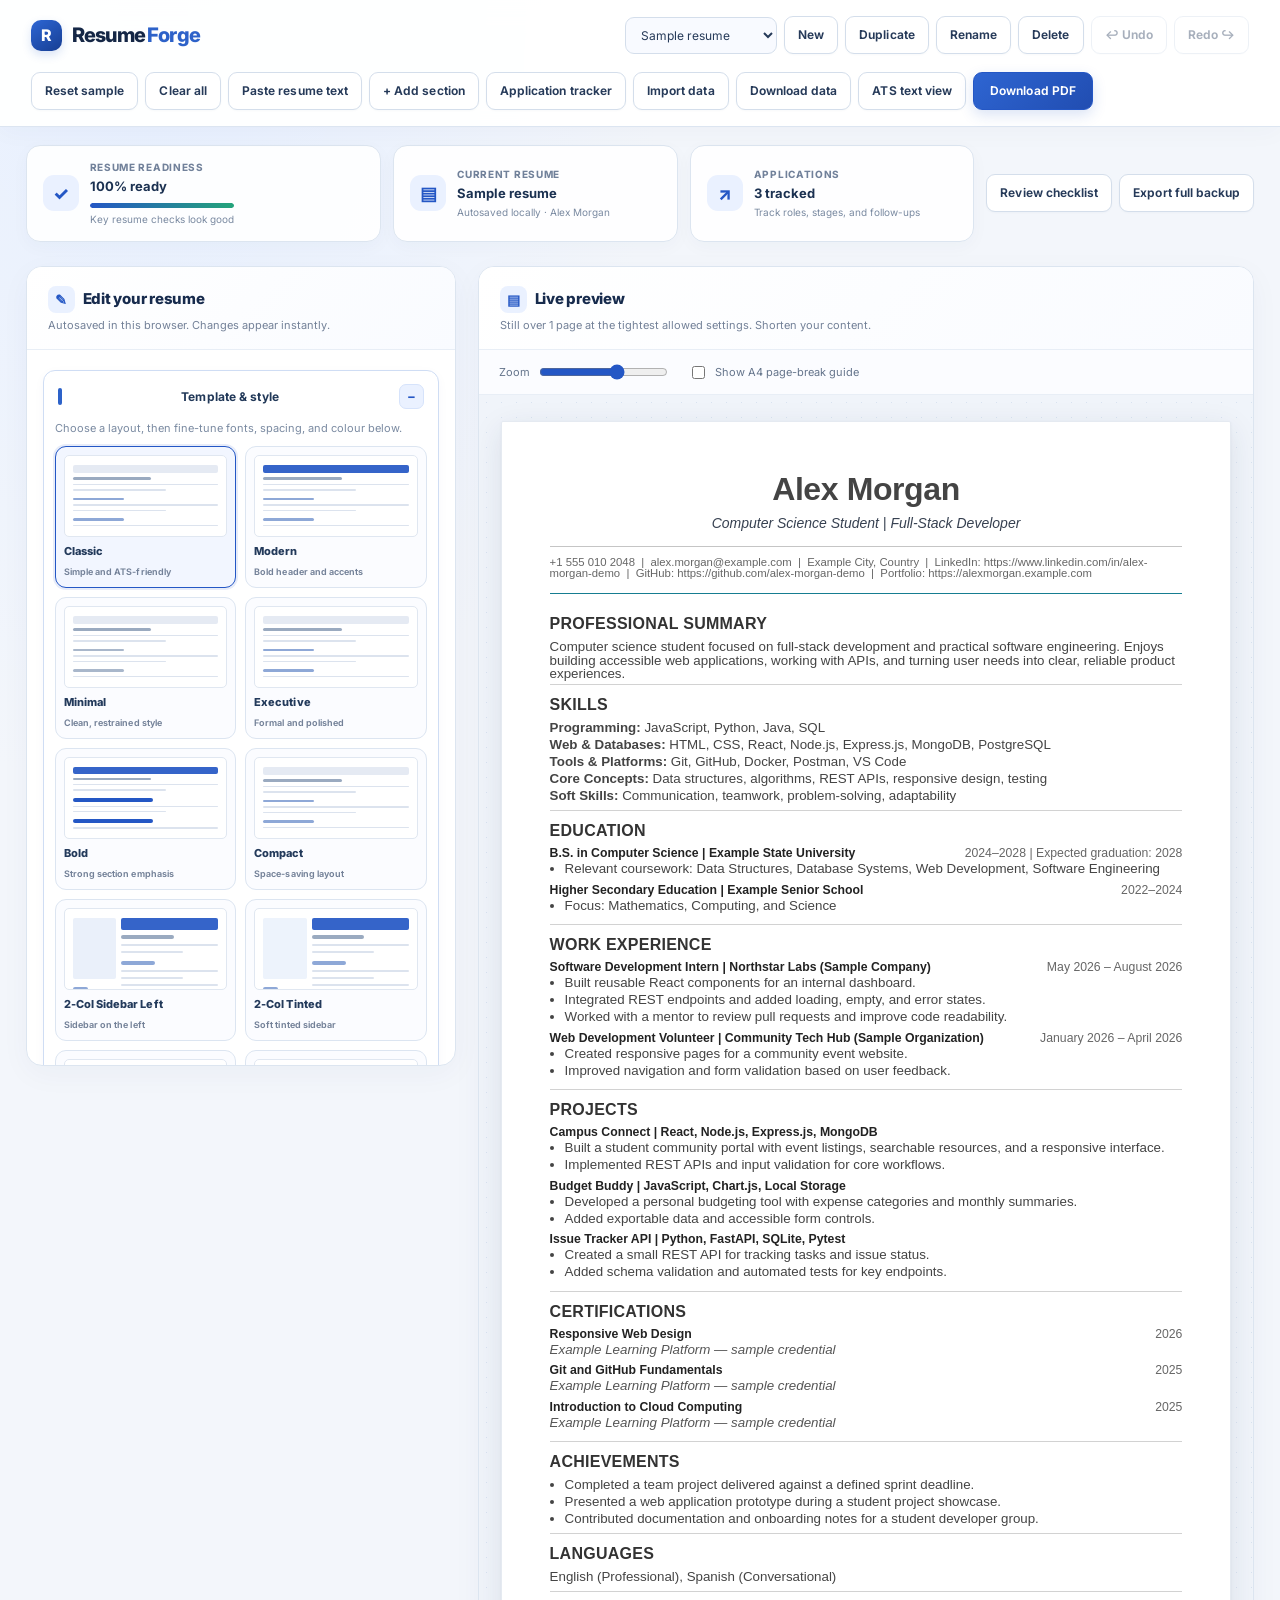
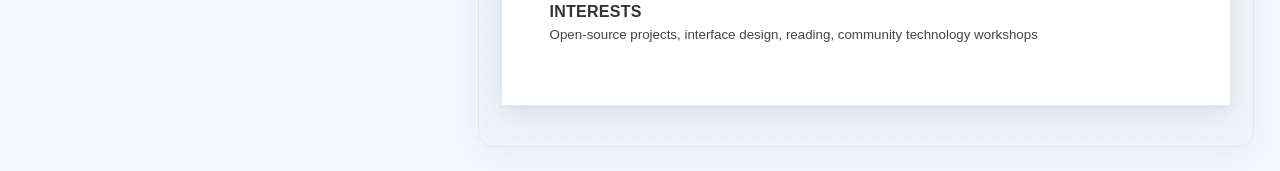
<file: app.html>
<!doctype html>

<html lang="en">

<head>

<meta charset="utf-8"><meta name="viewport" content="width=device-width, initial-scale=1">

<title>ResumeForge — Resume Maker</title>

<link href="https://fonts.googleapis.com/css2?family=Inter:wght@400;700&family=Roboto:wght@400;700&family=EB+Garamond:wght@400;700&display=swap" rel="stylesheet">

<style>

:root{--ink:#333;--line:#d7dce0;--accent:#167d91;--bg:#eef1f4}

*{box-sizing:border-box}body{margin:0;background:var(--bg);color:var(--ink);font:14px/1.45 Arial,Helvetica,sans-serif}

button,select{font:inherit}button{border:1px solid #cbd2d8;background:#fff;border-radius:7px;padding:8px 12px;cursor:pointer;font-weight:600;color:#263746}button:hover{background:#f4f7f9}button:focus-visible,input:focus-visible,select:focus-visible,textarea:focus-visible,summary:focus-visible{outline:2px solid var(--accent);outline-offset:2px}

button.primary{background:var(--accent);border-color:var(--accent);color:#fff}button.mini{padding:3px 8px;font-size:12px}button.add{width:100%;border-style:dashed;margin:4px 0 12px}

.topbar{background:#fff;border-bottom:1px solid var(--line);padding:12px 22px;display:flex;gap:12px;align-items:center;justify-content:space-between;position:sticky;top:0;z-index:5;flex-wrap:wrap}

.brand{font-weight:700}.brand span{color:var(--accent)}.actions{display:flex;gap:8px;flex-wrap:wrap}

.workspace{display:grid;grid-template-columns:minmax(300px,410px) minmax(0,1fr);gap:20px;max-width:1440px;margin:20px auto;padding:0 18px;align-items:start}

.panel{background:#fff;border:1px solid var(--line);border-radius:12px;overflow:hidden}.panelhead{padding:14px 17px;border-bottom:1px solid #e6e9ec}.panelhead h2{font-size:16px;margin:0 0 3px}.panelhead p{font-size:12px;color:#68737d;margin:0}

#editor{padding:8px 12px;max-height:calc(100vh - 150px);overflow:auto}

details.grp{border-bottom:1px solid #e9ecef;padding:6px 0}details.grp>summary{cursor:pointer;font-weight:700;padding:8px 4px;color:#1f3b47;list-style:none;display:flex;justify-content:space-between}details.grp>summary::after{content:"+";color:var(--accent)}details.grp[open]>summary::after{content:"–"}

.field{margin-bottom:11px}.field label{display:block;font-size:12px;font-weight:700;color:#47525c;margin-bottom:4px}.field input,.field textarea,.field select{width:100%;border:1px solid #cfd6dc;border-radius:6px;padding:8px 9px;font:13px Arial}.field textarea{min-height:70px;resize:vertical}

.card{border:1px solid #e1e5e9;border-radius:8px;padding:10px;margin-bottom:10px;background:#fafbfc}.cardhd{display:flex;justify-content:space-between;align-items:center;margin-bottom:8px}.mini{display:inline-flex;gap:4px}

.chips{display:flex;gap:6px;flex-wrap:wrap;margin-bottom:10px}.chip.on{background:var(--accent);color:#fff;border-color:var(--accent)}

.swatch{width:26px;height:26px;border-radius:50%;padding:0;border:2px solid #fff;box-shadow:0 0 0 1px #bbb}

.row{display:flex;gap:6px;align-items:center;margin-bottom:6px}.row input{flex:1;border:1px solid #cfd6dc;border-radius:6px;padding:6px 8px}.row.off input{opacity:.45}

.tips{padding:10px 17px;border-bottom:1px solid #e6e9ec;font-size:12px;display:grid;gap:4px}.tip{padding-left:18px;position:relative}.tip::before{position:absolute;left:0;content:"✓";color:#2a8a4a}.tip.warn::before{content:"!";color:#c0561a;font-weight:700}

.preview-wrap{overflow:auto;padding:14px 0 30px;background:#e4e8ec}



/* ---------- Resume paper ---------- */

.paper{--px:var(--ppx,54px);--py:var(--ppy,45px);width:min(100%,794px);aspect-ratio:210/297;background:#fff;margin:0 auto;box-shadow:0 3px 18px #182b3817;padding:var(--py) var(--px);font-family:var(--ff);font-size:calc(var(--fs)*1pt);line-height:var(--lh,1.38);color:#444}

.hd{text-align:left;border-bottom:1px solid var(--accent);padding-bottom:14px;margin-bottom:18px}

.nm{font-size:calc(var(--ns,22)*1pt);line-height:1.1;margin:0 0 5px;font-weight:700;overflow-wrap:anywhere}.ttl{font-size:1.2em;margin-bottom:12px;color:#666}.ct{font-size:.85em;color:#666;border-top:1px solid #c5c5c5;padding-top:10px;overflow-wrap:anywhere}

.sec{margin-bottom:calc(var(--gap)*1px);padding:calc(var(--sp,4)*1px) 0;break-inside:avoid}.sec h2{font-size:calc(var(--hs,12)*1pt);text-transform:uppercase;letter-spacing:.25px;margin:0 0 8px;font-weight:800;color:#333}

.sec p{margin:0;white-space:pre-line}.job{margin-bottom:calc(var(--ps,7)*1pt);break-inside:avoid}.jh{display:flex;justify-content:space-between;gap:10px;font-size:.92em;color:#666;margin-bottom:3px}.jh b{font-weight:700;color:#222}.jh i{font-style:normal;white-space:nowrap}

.sec ul{padding-left:17px;margin:3px 0 0}.sec li{margin-bottom:calc(var(--ps,7)*.45pt)}.grid{display:grid;grid-template-columns:repeat(var(--cols,3),minmax(0,1fr));gap:4px 15px}

.t-classic .ttl{font-style:italic}

.t-modern .hd,.t-side .hd,.t-band .hd{background:var(--accent);color:#fff;text-align:left;border:0;margin:calc(var(--py)*-1) calc(var(--px)*-1) 20px;padding:30px max(var(--px),20px)}

.t-modern .ttl,.t-side .ttl,.t-band .ttl{color:#e9f5f7}.t-modern .ct,.t-side .ct,.t-band .ct{color:#fff;border-color:#ffffff66}

.t-modern .sec h2,.t-band .sec h2{color:var(--accent);border-bottom:2px solid var(--accent);padding-bottom:3px}.t-modern .jh b{font-weight:700;color:#222}

.t-minimal .hd{text-align:left;border:0;padding-bottom:4px}.t-minimal .nm{letter-spacing:1.5px}.t-minimal .ct{border:0;padding-top:0}

.t-minimal .sec{border-top:1px solid #ddd;padding-top:10px}.t-minimal .sec h2{color:var(--accent);letter-spacing:2px}.t-minimal .jh b{font-weight:700}

.t-side .body{display:grid;grid-template-columns:31% 1fr;gap:22px}.t-side .side{background:#f2f5f7;padding:14px 14px 2px;border-radius:6px;align-self:start}.t-side .sec h2{color:var(--accent)}.t-side .grid{grid-template-columns:1fr}.t-side .jh{flex-direction:column;gap:0}

.empty{color:#999;font-style:italic}

.t-side .side{padding:16px 16px 6px}.t-side .side .sec{margin-bottom:10px}

.ha-left .hd{text-align:left}.ha-center .hd{text-align:center}

.hc-title .sec h2{text-transform:none;letter-spacing:0}

.dv-none .sec h2{border:0;padding-bottom:0}.dv-line .sec h2{border-bottom:1px solid #bbb;padding-bottom:3px}.dv-accent .sec h2{border-bottom:2px solid var(--accent);padding-bottom:3px}

.topbar select{border:1px solid #cbd2d8;border-radius:7px;padding:8px;background:#fff;max-width:180px}button:disabled{opacity:.4;cursor:default}

.sec{border-bottom:1px solid #d2d2d2}.sec:last-child{border-bottom:0}.t-minimal .sec,.sl-off .sec{border-bottom:0}

.kv{margin-bottom:calc(var(--ps,7)*.45pt)}.kv b{font-weight:700}.row select{flex:1;min-width:0;border:1px solid #cfd6dc;border-radius:6px;padding:6px 8px}.drag{cursor:grab;color:#889;padding:0 4px}.hint{font-size:11px;color:#7a838b;margin:-4px 0 10px}

.cols{display:grid;grid-template-columns:minmax(0,1fr) minmax(0,2fr);gap:0 24px;align-items:start;width:100%}.cols>div,.sec,.job,.jh,.kv{min-width:0;overflow-wrap:anywhere;word-break:normal}.sec p,.sec li,.kv,.job{overflow-wrap:anywhere}.sec ul{padding-left:15px}.cols .side .sec h2{overflow-wrap:anywhere}.cols .main .sec{break-inside:auto}.cols .main .job{break-inside:avoid}.cols .side{order:-1}.main,.side{display:flex;flex-direction:column}.side .kv b{display:block}.side .kv{margin-bottom:6px}.sub{font-style:italic;color:#555}.sublab{display:block;font-size:12px;font-weight:700;margin:8px 0 4px;color:#47525c}.cols>div{min-width:0}.cols:has(.side:empty){grid-template-columns:1fr}.side:empty{display:none}

.top .sec:last-child{border-bottom:1px solid #d2d2d2}.sl-off .top .sec:last-child{border-bottom:0}

.t-tint .side{background:#f2f5f7;background:color-mix(in srgb,var(--accent) 9%,#fff);padding:12px 14px 2px;border-radius:4px}.t-tint .sec h2{color:var(--accent)}

.cols .side .jh{flex-direction:column;gap:0}.cols .side .jh i{white-space:normal}

@media(max-width:700px){.cols,.cols:has(.side:empty){grid-template-columns:1fr;gap:0}.cols .side{order:0}.cols .side .jh{flex-direction:row;flex-wrap:wrap}}



@media(max-width:900px){.workspace{grid-template-columns:1fr}#editor{max-height:none}.paper{--px:24px;--py:30px;aspect-ratio:auto}.topbar{position:static}.preview-wrap{padding:0}}

@media(max-width:600px){.t-side .body{grid-template-columns:1fr}.grid{grid-template-columns:repeat(2,1fr)}}

@media print{@page{size:A4;margin:12mm}*{-webkit-print-color-adjust:exact;print-color-adjust:exact}body{background:#fff}.topbar,.editor-panel,.panelhead,.tips{display:none!important}.workspace{display:block;margin:0;padding:0;max-width:none}.panel{border:0;border-radius:0}.preview-wrap{padding:0;overflow:visible;background:#fff}.paper{--px:0px;--py:0px;width:100%;aspect-ratio:auto;margin:0;box-shadow:none}}



/* ===== More layouts ===== */

.t-executive .hd{border-bottom:3px double var(--accent)}.t-executive .nm{letter-spacing:2px;text-transform:uppercase}.t-executive .ct{border:0;padding-top:4px}

.t-executive:not(.ha-left):not(.ha-center) .hd{text-align:center}.t-executive .sec h2{border-bottom:1px solid #999;padding-bottom:2px}

.t-bold .nm{color:var(--accent)}.t-bold .hd{border-bottom:4px solid var(--accent)}

.t-bold .sec h2{background:#eef4f5;background:color-mix(in srgb,var(--accent) 12%,#fff);border-left:4px solid var(--accent);padding:3px 8px}

.t-compact .hd{padding-bottom:6px;margin-bottom:8px}.t-compact .ttl{margin-bottom:4px}.t-compact .ct{padding-top:4px}.t-compact .sec{padding:2px 0}.t-compact .sec h2{margin-bottom:3px}.t-compact .job{margin-bottom:calc(var(--ps,7)*.6pt)}

.t-duo .hd{border-bottom:3px solid var(--accent)}.t-duo .side .sec h2{color:var(--accent);border-bottom:2px solid var(--accent);padding-bottom:2px}

/* ===== Style options ===== */

.bul-square .sec li{list-style-type:square}.bul-dash .sec li{list-style-type:"– "}.bul-none .sec ul{list-style:none;padding-left:0}.nc-up .nm{text-transform:uppercase}

/* ===== Tools ===== */

.muted{font-size:12px;color:#7a838b}.viewbar{display:flex;gap:18px;align-items:center;flex-wrap:wrap;padding:8px 17px;border-bottom:1px solid #e6e9ec;font-size:12px}.viewbar input[type=range]{vertical-align:middle}

.tips{padding:6px 4px;font-size:12px;display:grid;gap:4px}.tip{padding-left:18px;position:relative}.tip::before{position:absolute;left:0;content:"✓";color:#2a8a4a}.tip.warn::before{content:"!";color:#c0561a;font-weight:700}

.kw{font-size:11px;padding:2px 8px;border-radius:10px}.kwh{background:#e3f4e8;color:#1d6b3a}.kwm{background:#fbe6e0;color:#a2391c}

dialog{border:1px solid #cbd2d8;border-radius:10px;width:min(680px,92vw);padding:16px}dialog pre{white-space:pre-wrap;max-height:60vh;overflow:auto;background:#f6f8fa;padding:12px;border-radius:6px;font:12px/1.5 Consolas,monospace}dialog .actions{margin-top:10px}

@media print{.viewbar,dialog{display:none!important}.paper{zoom:1!important;background-image:none!important}}


/* ===== Professional Resume Header & Contact Alignment ===== */

.hid {
  width: 100%;
  min-width: 0;
  text-align: center;
  margin: 0 auto 12px;
  overflow-wrap: anywhere;
}

.hid .nm {
  font-size: 24pt;
  font-weight: 750;
  line-height: 1.2;
  letter-spacing: -0.4px;
  margin: 0 0 5px;
  text-align: center;
}

.hid .ttl {
  font-size: 10.5pt;
  font-weight: 500;
  line-height: 1.45;
  margin: 0 0 9px;
  text-align: center;
  color: #374151;
}

.hid .ct {
  display: flex;
  flex-wrap: wrap;
  justify-content: center;
  align-items: center;
  gap: 5px 10px;
  width: 100%;
  margin: 0 auto;
  padding: 8px 0 10px;
  border-bottom: 1.5px solid var(--accent, #2563eb);
  text-align: center;
  line-height: 1.5;
  font-size: 8.5pt;
}

.hid .ci {
  display: inline-block;
  min-width: 0;
  max-width: 100%;
  overflow-wrap: anywhere;
  word-break: normal;
  white-space: normal;
  color: #374151;
}

.hid .ci a {
  color: inherit;
  text-decoration: none;
  overflow-wrap: anywhere;
}

.hid .ci a:hover {
  color: var(--accent, #2563eb);
  text-decoration: underline;
}
/* ===== Center-Aligned Contact Section ===== */

.hid .ct {
  display: flex !important;
  flex-direction: row;
  flex-wrap: wrap;
  justify-content: center !important;
  align-items: center !important;
  text-align: center !important;
  width: 100%;
  gap: 6px 12px;
  margin: 10px auto 0;
  padding: 8px 0;
  line-height: 1.6;
  box-sizing: border-box;
}

.hid .ci {
  display: inline-flex;
  align-items: center;
  justify-content: center;
  text-align: center !important;
  white-space: normal !important;
  overflow-wrap: anywhere;
  min-width: 0;
  max-width: 100%;
}

.hid .ci a {
  text-align: center;
  overflow-wrap: anywhere;
  word-break: break-word;
}

/* Override right alignment in split layouts */
.hl-split .ct {
  justify-content: center !important;
  text-align: center !important;
  grid-column: 1 / -1;
  grid-row: auto;
  width: 100%;
  border: 0;
  padding-top: 8px;
}

/* Mobile alignment */
@media (max-width: 600px) {
  .hid .ct {
    justify-content: center !important;
    gap: 5px 8px;
    padding-inline: 4px;
  }

  .hid .ci {
    white-space: normal !important;
  }
}

/* Consistent PDF alignment */
@media print {
  .hid .ct {
    justify-content: center !important;
    text-align: center !important;
  }
}
/* Contact separators */
.hid .sep {
  color: #9ca3af;
  padding: 0 2px;
}

/* Centered header layout */
.hl-line .hid,
.hl-rows .hid,
.hl-stack .hid {
  text-align: center;
}

.hl-line .ct,
.hl-rows .ct {
  justify-content: center;
}

.hl-stack .ct {
  display: flex;
  flex-direction: column;
  align-items: center;
  gap: 3px;
}

/* Two-column header: name left, contact right */
.hl-split .hid {
  display: grid;
  grid-template-columns: minmax(0, 1fr) minmax(0, 1fr);
  align-items: center;
  gap: 8px 20px;
  text-align: left;
}

.hl-split .nm,
.hl-split .ttl {
  grid-column: 1;
  text-align: left;
}

.hl-split .ct {
  grid-column: 2;
  grid-row: 1 / span 2;
  justify-content: flex-end;
  align-content: center;
  text-align: right;
  border-bottom: 0;
  padding: 0;
}

.hl-split .ci {
  white-space: normal;
}

/* Name and title on the same line */
.hl-inline .hid {
  display: flex;
  flex-wrap: wrap;
  align-items: baseline;
  justify-content: center;
  gap: 4px 12px;
  text-align: center;
}

.hl-inline .nm,
.hl-inline .ttl {
  margin: 0;
}

.hl-inline .ct {
  flex-basis: 100%;
}

/* Responsive preview */
@media screen and (max-width: 600px) {
  .hid .nm {
    font-size: 20pt;
  }

  .hid .ct {
    gap: 5px 8px;
    font-size: 8pt;
  }

  .hl-split .hid {
    display: flex;
    flex-direction: column;
    align-items: center;
    text-align: center;
  }

  .hl-split .nm,
  .hl-split .ttl,
  .hl-split .ct {
    text-align: center;
    justify-content: center;
  }
}

/* Print and PDF */
@media print {
  .hid {
    break-inside: avoid;
    page-break-inside: avoid;
  }

  .hid .ct {
    border-bottom: 1px solid var(--accent, #2563eb);
    print-color-adjust: exact;
    -webkit-print-color-adjust: exact;
  }

  .hid .ci a {
    text-decoration: none;
  }
}

/* ===== ResumeForge UI refresh: polished, accessible, print-safe ===== */
:root{
  --ink:#172b4d;--line:#dbe4ef;--accent:#2457c5;--bg:#f3f6fb;
  --surface:#fff;--muted:#64748b;--navy:#142746;--blue-soft:#edf4ff;
  --focus:rgba(36,87,197,.22);--radius:16px;
}
html{scroll-behavior:smooth}
body{background:radial-gradient(ellipse at 12% 0%,#e6efff 0,transparent 32%),var(--bg);color:#1e293b;font-family:Inter,Arial,Helvetica,sans-serif;font-size:14px;line-height:1.5}
button,select,input,textarea{font-family:inherit}
button{border:1px solid #d4deeb;background:#fff;border-radius:9px;padding:9px 13px;color:#263a59;font-size:12px;font-weight:650;letter-spacing:.005em;box-shadow:0 1px 2px #18345a08;transition:background .18s ease,border-color .18s ease,box-shadow .18s ease,transform .18s ease}
button:hover{background:#f4f8ff;border-color:#a8bee7;box-shadow:0 4px 12px #244e8710;transform:translateY(-1px)}
button:active{transform:translateY(0)}
button.primary{background:linear-gradient(135deg,#2e65d2,#214db1);border-color:#2457c5;color:#fff;box-shadow:0 5px 14px #2457c52b}
button.primary:hover{background:linear-gradient(135deg,#2457c5,#193f98);box-shadow:0 7px 18px #2457c538}
button.add{border:1px dashed #9cb4df;background:#f8faff;color:#2457a8;border-radius:10px;padding:10px}
button:focus-visible,input:focus-visible,select:focus-visible,textarea:focus-visible,summary:focus-visible{outline:3px solid var(--focus);outline-offset:2px}
.topbar{padding:13px clamp(14px,2.4vw,34px);gap:12px 18px;background:rgba(255,255,255,.94);border-bottom:1px solid #dce5f1;box-shadow:0 5px 24px #1d355708;backdrop-filter:blur(14px)}
.brand{font-size:20px;font-weight:800;letter-spacing:-.8px;color:#152746;display:flex;align-items:center;gap:2px;white-space:nowrap}
.brand:before{content:"R";display:inline-grid;place-items:center;width:31px;height:31px;margin-right:8px;border-radius:10px;background:linear-gradient(145deg,#2d66d4,#173e93);color:white;font-size:16px;letter-spacing:0;box-shadow:0 4px 10px #2457c52b}
.brand span{color:#2d62c9}
.actions{gap:7px;align-items:center}
.topbar .actions{padding:3px 0}
.topbar select{border:1px solid #d4deeb;border-radius:9px;padding:9px 30px 9px 11px;background:#f8faff;color:#263a59;font-size:12px;max-width:200px}
.topbar #pdfBtn{padding-inline:16px}
#saved{min-width:70px;color:#64748b;font-size:11px}
.workspace{max-width:1580px;grid-template-columns:minmax(320px,430px) minmax(0,1fr);gap:22px;margin:24px auto;padding:0 clamp(12px,2vw,28px)}
.panel{border:1px solid #dce5f0;border-radius:var(--radius);background:#fff;box-shadow:0 8px 30px #1d355a0a;overflow:hidden}
.panelhead{padding:19px 21px 16px;border-bottom:1px solid #e8eef6;background:linear-gradient(135deg,#fff,#f9fbff)}
.panelhead h2{font-size:15px;font-weight:800;letter-spacing:-.25px;color:#172b4d;margin:0 0 4px;display:flex;align-items:center;gap:8px}
.editor-panel .panelhead h2:before{content:"✎";display:grid;place-items:center;width:27px;height:27px;border-radius:8px;background:#eaf1ff;color:#2457c5;font-size:14px}
.workspace>.panel:not(.editor-panel) .panelhead h2:before{content:"▤";display:grid;place-items:center;width:27px;height:27px;border-radius:8px;background:#eaf1ff;color:#2457c5;font-size:14px}
.panelhead p{font-size:11px;color:#738198;margin:0;line-height:1.5}
#editor{padding:12px 16px 20px;max-height:calc(100vh - 185px);scrollbar-width:thin;scrollbar-color:#c7d4e6 transparent}
details.grp{border:1px solid #e7edf6;border-radius:12px;margin:8px 0;padding:2px 11px 9px;background:#fff;transition:border-color .18s,box-shadow .18s}
details.grp:hover{border-color:#d2def0}
details.grp[open]{border-color:#cfddf4;box-shadow:0 3px 12px #234a8308}
details.grp>summary{padding:11px 3px;color:#213858;font-size:12px;letter-spacing:.1px;align-items:center;gap:10px}
details.grp>summary:before{content:"";width:4px;height:17px;border-radius:4px;background:#c4d5f6;flex:0 0 auto}
details.grp[open]>summary:before{background:#2d62c9}
details.grp>summary::after{content:"＋";display:grid;place-items:center;width:23px;height:23px;border:1px solid #e1e9f5;border-radius:7px;background:#f7faff;color:#5475ad;font-size:13px}
details.grp[open]>summary::after{content:"−";background:#eaf1ff;border-color:#d6e3fb;color:#2457c5}
.field{margin-bottom:13px}.field label,.sublab{font-size:11px;font-weight:750;letter-spacing:.15px;color:#50617a;margin-bottom:5px}
.field input,.field textarea,.field select,.row input,.row select{border:1px solid #d5dfec;border-radius:9px;background:#fbfcff;padding:10px 11px;color:#20334f;font:12px/1.45 Inter,Arial,sans-serif;transition:border-color .15s,box-shadow .15s,background .15s}
.field input:hover,.field textarea:hover,.field select:hover,.row input:hover,.row select:hover{border-color:#b5c8e6}
.field input:focus,.field textarea:focus,.field select:focus,.row input:focus,.row select:focus{border-color:#7198e2;box-shadow:0 0 0 3px #2457c514;background:#fff;outline:0}
.field textarea{min-height:86px;resize:vertical}
.field input[type=color]{padding:4px;height:38px;cursor:pointer}.field input[type=range]{padding:0;accent-color:#2457c5}
.card{border:1px solid #e1e9f4;border-radius:11px;padding:12px;margin:10px 0;background:linear-gradient(145deg,#fff,#fbfcff)}
.cardhd{gap:10px;color:#334765;font-size:12px}.cardhd>span{display:flex;gap:5px}
.cardhd button{min-width:28px;padding:5px 8px;border-radius:7px}
.chips{gap:7px;margin:7px 0 12px}.chip{border:1px solid #d9e3f2;background:#f7faff;color:#50627c;border-radius:999px;padding:6px 10px;font-size:11px;box-shadow:none}.chip:hover{background:#edf4ff;border-color:#b8ccef}.chip.on{background:#e8f0ff;color:#214fae;border-color:#9eb9ef;box-shadow:inset 0 0 0 1px #d2e0fb}
.swatch{width:27px;height:27px;border-radius:9px;box-shadow:0 0 0 1px #d7dfeb;transition:transform .15s}.swatch:hover{transform:scale(1.08)}
.row{gap:7px;margin:7px 0;align-items:center}.row button{padding:6px 8px;min-width:30px}.drag{color:#9aa9bf;font-size:16px}
.hint,.muted{font-size:11px;color:#7a8aa1;line-height:1.5}.hint{margin:0 0 9px}.tips{padding:12px 16px;background:#f9fbff;border-bottom:1px solid #e8eef6}.tip{font-size:11px;color:#52647c}.tip::before{color:#16845c}.tip.warn::before{color:#c66b2e}
.viewbar{padding:12px 20px;gap:18px;background:#fbfcff;border-bottom:1px solid #e8eef6;color:#64748b;font-size:11px}.viewbar label{display:flex;align-items:center;gap:7px}.viewbar input{accent-color:#2457c5}
.preview-wrap{padding:26px 22px 40px;background-color:#f0f4fa;background-image:radial-gradient(#d8e2f0 0.8px,transparent .8px);background-size:15px 15px;min-height:calc(100vh - 220px)}
.paper{box-shadow:0 8px 30px #1b31501a,0 1px 3px #1b31500c;border:1px solid #e5eaf1;border-radius:2px;transition:box-shadow .2s}
.empty{color:#a0a9b8}.kw{font-size:10px;padding:4px 9px;border-radius:999px}.kwh{background:#e4f7ed;color:#176344}.kwm{background:#fff0e9;color:#a74724}
dialog{border:1px solid #dbe5f2;border-radius:18px;padding:23px;box-shadow:0 25px 80px #14274638;color:#1e293b;max-height:88vh;overflow:auto}
dialog::backdrop{background:rgba(15,31,56,.48);backdrop-filter:blur(3px)}
dialog h3{font-size:18px;letter-spacing:-.4px;color:#172b4d}
dialog p{color:#6a7a91;font-size:12px;line-height:1.6}
dialog label{display:block;font-size:11px;font-weight:750;color:#50617a;margin:9px 0 5px}
dialog textarea,dialog input,dialog select{border:1px solid #d5dfec;border-radius:10px;padding:10px;background:#fbfcff;color:#20334f;font:12px/1.5 Inter,Arial,sans-serif}
dialog .actions{gap:8px;margin-top:14px}
dialog pre{background:#f5f8fd;border:1px solid #e5ecf6;color:#31445f;border-radius:10px;font:12px/1.6 ui-monospace,SFMono-Regular,Consolas,monospace;padding:15px}
.mapping-row{display:grid;grid-template-columns:minmax(0,1fr) minmax(140px,190px);gap:12px;padding:13px 0;border-bottom:1px solid #e8eef6;align-items:start}
.mapping-row b{font-size:12px;color:#243b5b}.map-text{font-size:11px;line-height:1.5;color:#687992;white-space:pre-wrap;overflow-wrap:anywhere;margin-top:5px}
.mapping-preview{white-space:pre-wrap;background:#f5f8fd;border:1px solid #e3ebf7;border-radius:10px;padding:13px;font:12px/1.7 ui-monospace,Consolas,monospace;color:#405572;margin-top:14px}
#editor .add{margin-top:9px}
#editor .field:last-child{margin-bottom:5px}
#editor::-webkit-scrollbar,.preview-wrap::-webkit-scrollbar{width:9px;height:9px}#editor::-webkit-scrollbar-thumb,.preview-wrap::-webkit-scrollbar-thumb{background:#cbd7e7;border:2px solid transparent;background-clip:padding-box;border-radius:10px}
@media(min-width:901px){.editor-panel{position:sticky;top:94px}.workspace>.panel:not(.editor-panel){min-width:0}}
@media(max-width:1100px){.topbar{align-items:flex-start}.topbar .actions{flex:1 1 100%}.workspace{gap:15px}.preview-wrap{padding:20px 14px 30px}}
@media(max-width:900px){.topbar{position:relative}.workspace{grid-template-columns:1fr;margin:15px auto}.editor-panel{position:static}#editor{max-height:none}.preview-wrap{min-height:0;padding:20px 12px 26px}.paper{--px:24px;--py:30px;aspect-ratio:auto}.topbar .actions{flex:1 1 auto}}
@media(max-width:600px){.topbar{padding:12px}.brand{font-size:18px}.brand:before{width:28px;height:28px}.topbar .actions{gap:6px}.topbar .actions button{padding:8px 9px;font-size:11px}.topbar select{max-width:100%;min-width:0;flex:1}.workspace{padding:0 10px;margin:12px auto}.panel{border-radius:13px}.panelhead{padding:15px}.viewbar{padding:11px 14px;gap:10px}.mapping-row{grid-template-columns:1fr}.mapping-row select{width:100%}dialog{padding:17px;width:calc(100% - 24px)}.t-side .body{grid-template-columns:1fr}.grid{grid-template-columns:repeat(2,minmax(0,1fr))}}
@media(prefers-reduced-motion:reduce){*,*::before,*::after{scroll-behavior:auto!important;transition:none!important;animation:none!important}}
@media print{
  body{background:#fff!important;font-family:Arial,Helvetica,sans-serif!important}
  .paper{border:0;border-radius:0;box-shadow:none!important}
}


/* ===== Dashboard, template gallery, tracker and quality UX ===== */
.dashboard-strip{max-width:1580px;margin:18px auto 0;padding:0 clamp(12px,2vw,28px);display:grid;grid-template-columns:1.25fr 1fr 1fr auto;gap:12px;align-items:stretch}
.dash-card{min-width:0;display:flex;gap:11px;align-items:center;padding:14px 16px;background:rgba(255,255,255,.92);border:1px solid #dce5f0;border-radius:14px;box-shadow:0 5px 18px #1d355a08}
.dash-icon{display:grid;place-items:center;flex:0 0 36px;height:36px;border-radius:11px;background:#eaf1ff;color:#2457c5;font-size:18px;font-weight:800}
.dash-copy{display:grid;gap:2px;min-width:0}.dash-label{font-size:10px;color:#71819a;font-weight:750;text-transform:uppercase;letter-spacing:.07em}.dash-copy strong{font-size:13px;color:#1b3151;overflow-wrap:anywhere}.dash-copy small{font-size:10px;color:#7a8aa1}.progress-track{height:5px;background:#e8eef7;border-radius:99px;overflow:hidden;margin:4px 0 2px}.progress-track span{display:block;height:100%;width:0;background:linear-gradient(90deg,#2457c5,#24a47a);border-radius:99px;transition:width .2s}.dash-actions{display:flex;align-items:center;gap:7px;flex-wrap:wrap;justify-content:flex-end}.dash-actions button{white-space:nowrap}
.template-gallery{display:grid;grid-template-columns:repeat(2,minmax(0,1fr));gap:9px;margin:8px 0 14px}.template-card{border:1px solid #dce5f1;background:#fbfcff;border-radius:11px;padding:8px;display:grid;gap:6px;text-align:left;box-shadow:none;min-width:0}.template-card:hover{background:#f1f6ff;border-color:#9bb7e8}.template-card.active{border-color:#2457c5;box-shadow:0 0 0 2px #2457c51c;background:#f2f6ff}.template-card .template-name{font-size:11px;font-weight:800;color:#233a5b}.template-card .template-note{font-size:9px;color:#738198}.template-thumb{height:82px;background:white;border:1px solid #e0e7f1;border-radius:5px;padding:9px 8px;display:flex;gap:5px;overflow:hidden}.template-thumb .thumb-page{width:100%;display:flex;flex-direction:column;gap:4px}.thumb-head{height:12px;background:#2457c5;border-radius:2px;opacity:.92}.thumb-name{height:4px;width:54%;background:#9aaac0;border-radius:2px}.thumb-line{height:2px;background:#dce3ee;border-radius:2px;width:100%}.thumb-line.short{width:64%}.thumb-section{height:4px;width:35%;background:#8ea8d7;border-radius:2px;margin-top:3px}.template-thumb[data-template="classic"] .thumb-head,.template-thumb[data-template="minimal"] .thumb-head,.template-thumb[data-template="executive"] .thumb-head,.template-thumb[data-template="compact"] .thumb-head{background:#e3e9f2}.template-thumb[data-template="minimal"] .thumb-section{background:#a9b7cb}.template-thumb[data-template="bold"] .thumb-section{height:7px;width:55%;background:#2457c5}.template-thumb[data-template="sideleft"] .thumb-page{display:grid;grid-template-columns:30% 1fr;gap:5px}.template-thumb[data-template="sideleft"] .thumb-page:before{content:"";background:#eaf0fa;border-radius:2px;grid-row:1/8}.template-thumb[data-template="tint"] .thumb-page{display:grid;grid-template-columns:30% 1fr;gap:5px}.template-thumb[data-template="tint"] .thumb-page:before{content:"";background:#edf3fc;border-radius:2px;grid-row:1/8}.template-thumb[data-template="band"] .thumb-head{height:22px}.template-thumb[data-template="duo"] .thumb-page{display:grid;grid-template-columns:1fr 1fr;gap:5px}.template-thumb[data-template="duo"] .thumb-name,.template-thumb[data-template="duo"] .thumb-head{grid-column:1/-1}
.dialog-heading{display:flex;align-items:flex-start;justify-content:space-between;gap:14px}.dialog-heading h3{margin:0 0 4px}.dialog-heading p{margin:0 0 12px}.tracker-form{background:#f8faff;border:1px solid #e3ebf7;border-radius:13px;padding:14px;margin:8px 0 18px}.tracker-fields{display:grid;grid-template-columns:repeat(3,minmax(0,1fr));gap:10px}.tracker-form label,.tracker-toolbar label{display:grid;gap:5px;font-size:10px;font-weight:750;color:#52647c}.tracker-form input,.tracker-form select,.tracker-form textarea,.tracker-toolbar input,.tracker-toolbar select{width:100%;min-width:0;border:1px solid #d5dfec;border-radius:9px;background:#fff;padding:9px 10px;color:#20334f;font:12px/1.4 Inter,Arial,sans-serif}.tracker-toolbar{display:flex;gap:10px;align-items:center;justify-content:space-between;flex-wrap:wrap;margin:8px 0 10px}.tracker-toolbar>strong{font-size:13px;color:#213858}.tracker-toolbar label{display:flex;align-items:center;gap:7px}.tracker-toolbar input[type=search]{max-width:220px}.application-list{display:grid;gap:9px}.application-card{border:1px solid #e0e8f3;border-radius:12px;padding:13px;display:grid;grid-template-columns:minmax(0,1fr) auto;gap:10px;align-items:start;background:#fff}.application-card h4{font-size:13px;color:#203653;margin:0 0 3px;overflow-wrap:anywhere}.application-card p{font-size:11px;color:#71819a;margin:3px 0;overflow-wrap:anywhere}.application-meta{display:flex;gap:6px;flex-wrap:wrap;margin-top:7px}.status-pill{display:inline-flex;padding:4px 8px;border-radius:999px;background:#edf3ff;color:#2457a8;font-size:10px;font-weight:750}.status-pill[data-status="Offer"]{background:#e3f8ed;color:#176344}.status-pill[data-status="Rejected"],.status-pill[data-status="Withdrawn"]{background:#fff0eb;color:#a74724}.status-pill[data-status="Interview"]{background:#f2eaff;color:#6941a5}.application-actions{display:flex;gap:5px;flex-wrap:wrap;justify-content:flex-end}.application-actions button{padding:6px 8px;font-size:10px}.empty-tracker{padding:24px 14px;border:1px dashed #cbd8ea;border-radius:12px;text-align:center;color:#71819a;font-size:12px;background:#fbfcff}
.quality-list{display:grid;gap:7px}.quality-item{display:flex;gap:8px;align-items:flex-start;padding:9px 10px;border:1px solid #e2eaf4;border-radius:9px;background:#fbfcff;font-size:11px;color:#4b607b}.quality-item:before{content:"✓";font-weight:900;color:#16845c}.quality-item.warn:before{content:"!";color:#c66b2e}.quality-item strong{color:#273e5e}
@media(max-width:1200px){.dashboard-strip{grid-template-columns:repeat(2,minmax(0,1fr))}.dash-actions{justify-content:flex-start}}
@media(max-width:900px){.dashboard-strip{margin-top:12px;gap:8px}.dash-card{padding:12px}.tracker-fields{grid-template-columns:repeat(2,minmax(0,1fr))}}
@media(max-width:600px){.dashboard-strip{grid-template-columns:1fr;padding:0 10px}.dash-card{padding:11px 13px}.dash-actions{display:grid;grid-template-columns:1fr 1fr}.template-gallery{grid-template-columns:repeat(2,minmax(0,1fr))}.tracker-fields{grid-template-columns:1fr}.application-card{grid-template-columns:1fr}.application-actions{justify-content:flex-start}.tracker-toolbar{align-items:stretch}.tracker-toolbar input[type=search]{max-width:none}}
@media print{.dashboard-strip,.tracker-form,.tracker-toolbar,.application-list,#trackerBtn,#backupBtn,#quickQualityBtn{display:none!important}}
:target{scroll-margin-top:100px}button:focus-visible,.template-card:focus-visible{outline:3px solid #9bb9f1;outline-offset:3px}.application-card a{font-size:11px;color:#2457c5;text-decoration:underline;overflow-wrap:anywhere}

</style>

<style id="pg">
/* Imported resume alignment and print safeguards */
.paper,.paper *{box-sizing:border-box}.paper{overflow-wrap:anywhere}.cols{align-items:start}.cols .main,.cols .side{min-width:0}.cols .side{font-size:.94em}.cols .side .sec h2{line-height:1.2}.ct .ci{overflow-wrap:anywhere;word-break:break-word}.sec li{line-height:1.32}.job .jh{align-items:flex-start}.job .jh b{min-width:0;overflow-wrap:anywhere}.job .jh i{max-width:46%;text-align:right;overflow-wrap:anywhere;white-space:normal}
@media print{.paper{overflow:visible}.cols{grid-template-columns:minmax(0,31%) minmax(0,69%);gap:0 18px}.cols .side{font-size:.92em}.sec,.job{break-inside:avoid-page}.sec h2{break-after:avoid-page}.job .jh i{max-width:44%}}
</style>

</head>

<body>

<header class="topbar"><div class="brand">Resume<span>Forge</span></div><div class="actions"><select id="docSel" aria-label="Saved resumes"></select><button id="newDoc">New</button><button id="dupDoc">Duplicate</button><button id="renDoc">Rename</button><button id="delDoc">Delete</button><button id="undoBtn" title="Undo">↩ Undo</button><button id="redoBtn" title="Redo">Redo ↪</button></div><div class="actions"><button id="resetBtn">Reset sample</button><button id="clearBtn">Clear all</button><button id="smartImportBtn">Paste resume text</button><button id="addSectionBtn">+ Add section</button><button id="trackerBtn">Application tracker</button><button onclick="$('imp').click()">Import data</button><input id="imp" type="file" accept=".json" hidden><button id="downloadBtn">Download data</button><button id="txtBtn">ATS text view</button><button class="primary" id="pdfBtn" title="Opens the print dialog: choose Save as PDF">Download PDF</button><span id="saved" class="muted"></span></div></header>

<section class="dashboard-strip" aria-label="Resume dashboard">
  <div class="dash-card dash-health"><div class="dash-icon">✓</div><div class="dash-copy"><span class="dash-label">Resume readiness</span><strong id="healthScore">Review your resume</strong><div class="progress-track"><span id="healthProgress"></span></div><small id="healthHint">Complete key sections for a stronger application.</small></div></div>
  <div class="dash-card"><div class="dash-icon">▤</div><div class="dash-copy"><span class="dash-label">Current resume</span><strong id="currentResumeName">Resume draft</strong><small id="currentResumeMeta">Local autosave enabled</small></div></div>
  <div class="dash-card"><div class="dash-icon">↗</div><div class="dash-copy"><span class="dash-label">Applications</span><strong id="applicationCount">0 tracked</strong><small>Track roles, stages, and follow-ups</small></div></div>
  <div class="dash-actions"><button id="quickQualityBtn">Review checklist</button><button id="backupBtn">Export full backup</button></div>
</section>

<main class="workspace">

<section class="panel editor-panel"><div class="panelhead"><h2>Edit your resume</h2><p>Autosaved in this browser. Changes appear instantly.</p></div><div id="editor"></div></section>

<section class="panel"><div class="panelhead"><h2>Live preview </h2><p id="fitmsg">A4 · single column · ATS-friendly</p></div><div class="viewbar"><label>Zoom <input id="zoom" type="range" min="50" max="130" value="100"></label><label><input type="checkbox" id="guide"> Show A4 page-break guide</label></div><div class="preview-wrap" id="wrap"><article class="paper" id="resume"></article></div></section>

</main>

<dialog id="txtDlg"><h3 style="margin:0 0 8px">How an ATS reads your resume (plain text)</h3><pre id="txtOut"></pre><div class="actions"><button id="txtCopy">Copy</button><button id="txtDl">Download .txt</button><button id="txtClose">Close</button></div></dialog>

<dialog id="smartImportDlg" class="wide-dialog"><h3 style="margin:0 0 8px">Paste resume text</h3><p class="hint">Paste your existing resume below. ResumeForge uses rule-based parsing only; review the detected fields before importing.</p><label for="resumePaste">Resume text</label><textarea id="resumePaste" rows="12" style="width:100%;min-height:220px" placeholder="Paste your resume text here..."></textarea><div class="actions" style="margin-top:12px"><button id="detectResumeBtn" class="primary">Detect fields</button><button id="cancelResumeBtn">Cancel</button></div><div id="mappingArea" style="margin-top:14px"></div><div class="actions" style="margin-top:12px"><button id="applyResumeBtn" class="primary" disabled>Import into resume</button></div></dialog>

<dialog id="customSectionDlg"><h3 style="margin:0 0 8px">Add custom section</h3><label for="customSectionName">Section name</label><input id="customSectionName" type="text" maxlength="60" placeholder="e.g. Publications" style="width:100%"><div class="actions" style="margin-top:12px"><button id="saveCustomSectionBtn" class="primary">Add section</button><button id="cancelCustomSectionBtn">Cancel</button></div></dialog>

<dialog id="trackerDlg" class="wide-dialog"><div class="dialog-heading"><div><h3>Application tracker</h3><p>Track roles and follow-ups locally in this browser.</p></div><button id="trackerCloseBtn" aria-label="Close application tracker">Close</button></div>
  <form id="applicationForm" class="tracker-form">
    <div class="tracker-fields"><label>Company<input id="appCompany" required maxlength="100" placeholder="e.g. Google"></label><label>Role<input id="appRole" required maxlength="120" placeholder="e.g. Software Engineering Intern"></label><label>Status<select id="appStatus"><option>Wishlist</option><option>Applied</option><option>Assessment</option><option>Interview</option><option>Offer</option><option>Rejected</option><option>Withdrawn</option></select></label><label>Applied / added date<input id="appDate" type="date"></label><label>Follow-up date<input id="appFollowup" type="date"></label><label>Job link<input id="appLink" type="url" placeholder="https://..."></label></div>
    <label>Notes<textarea id="appNotes" rows="2" maxlength="1000" placeholder="Contact, next step, interview notes..."></textarea></label><div class="actions"><button class="primary" type="submit" id="appSaveBtn">Add application</button><button type="button" id="appCancelEditBtn" hidden>Cancel edit</button></div>
  </form>
  <div class="tracker-toolbar"><strong>Your applications</strong><label>Filter <select id="appFilter"><option value="all">All statuses</option><option>Wishlist</option><option>Applied</option><option>Assessment</option><option>Interview</option><option>Offer</option><option>Rejected</option><option>Withdrawn</option></select></label><input id="appSearch" type="search" placeholder="Search company or role" aria-label="Search applications"></div>
  <div id="applicationList" class="application-list"></div><p class="hint">Stored in localStorage on this device. Export a full backup to keep a portable copy.</p>
</dialog>

<script>

/* ResumeForge: app.js */

const $=id=>document.getElementById(id),KEY='resumeforge_v2',clone=o=>JSON.parse(JSON.stringify(o));

const h=(t,a={},...c)=>{const e=document.createElement(t);for(const k in a)k==='class'?e.className=a[k]:k.startsWith('on')?e.addEventListener(k.slice(2),a[k]):e.setAttribute(k,a[k]);e.append(...c);return e};

const DEF={overview:'Professional Summary',exp:'Work Experience',proj:'Projects',edu:'Education',cert:'Certifications',skills:'Skills',lang:'Languages',achv:'Achievements',int:'Interests'};

const LABELS={overview:['Professional Summary','Summary','Professional Overview'],exp:['Work Experience','Experience'],proj:['Projects','Technical Projects'],edu:['Education'],cert:['Certifications','Licenses & Certifications'],skills:['Skills','Technical Skills'],lang:['Languages'],achv:['Achievements','Leadership & Achievements'],int:['Interests']};

const LISTS={exp:['Role | Company | Location','Dates','Responsibilities / achievements (one per line)'],proj:['Project title | Tech stack','Link / date','What you built (one per line)'],edu:['Qualification | Institute | Location','Year / score','Details (optional, one per line)'],cert:['Certification name','Date issued','Issuing organization · credential ID (optional)']};

const LINES={skills:'Skills by category (one per line, e.g. Programming: Java, Python)',lang:'Languages',achv:'Achievements (one per line)',int:'Interests'};

const FONTS={Calibri:"Calibri,Carlito,'Segoe UI',Arial,sans-serif",Arial:'Arial,Helvetica,sans-serif',Helvetica:'Helvetica,Arial,sans-serif',Inter:"Inter,'Segoe UI',Arial,sans-serif",Roboto:"Roboto,'Segoe UI',Arial,sans-serif",Georgia:'Georgia,serif',Garamond:"Garamond,'EB Garamond','Times New Roman',serif",Cambria:'Cambria,Georgia,serif','Times New Roman':"'Times New Roman',Times,serif"};

const FGROUP={'Modern (sans-serif)':['Calibri','Arial','Helvetica','Inter','Roboto'],'Traditional (serif)':['Georgia','Garamond','Cambria','Times New Roman']};

const TPL={classic:'Classic',modern:'Modern',minimal:'Minimal',executive:'Executive',bold:'Bold',compact:'Compact',sideleft:'2-Col Sidebar Left',tint:'2-Col Tinted',band:'2-Col Header Band',duo:'2-Col Duo'};

const TWO=['sideleft','tint','band','duo'],SIDEKEYS=['skills','lang','int'];

const SWATCH=['#167d91','#2f5aa8','#1f7a4d','#8a3b8f','#c0392b','#333333'];

const MG={std:['Standard (1 in)',96],cmp:['Compact (0.75 in)',72],nar:['Narrow (0.5 in)',48]};

const DENS={loose:['Loose',1.15,8],normal:['Normal',1.08,7],tight:['Tight',1.0,6]};

const VERBS=['Led','Built','Developed','Designed','Implemented','Executed','Optimized','Automated','Analyzed','Delivered'];

const SAMPLE={"name":"Alex Morgan","title":"Computer Science Student | Full-Stack Developer","phone":"+1 555 010 2048","email":"alex.morgan@example.com","location":"Example City, Country","links":"LinkedIn: https://www.linkedin.com/in/alex-morgan-demo\nGitHub: https://github.com/alex-morgan-demo\nPortfolio: https://alexmorgan.example.com","overview":"Computer science student focused on full-stack development and practical software engineering. Enjoys building accessible web applications, working with APIs, and turning user needs into clear, reliable product experiences.","skills":"Programming: JavaScript, Python, Java, SQL\nWeb & Databases: HTML, CSS, React, Node.js, Express.js, MongoDB, PostgreSQL\nTools & Platforms: Git, GitHub, Docker, Postman, VS Code\nCore Concepts: Data structures, algorithms, REST APIs, responsive design, testing\nSoft Skills: Communication, teamwork, problem-solving, adaptability","edu":[{"a":"B.S. in Computer Science | Example State University","b":"2024–2028 | Expected graduation: 2028","c":"Relevant coursework: Data Structures, Database Systems, Web Development, Software Engineering"},{"a":"Higher Secondary Education | Example Senior School","b":"2022–2024","c":"Focus: Mathematics, Computing, and Science"}],"exp":[{"a":"Software Development Intern | Northstar Labs (Sample Company)","b":"May 2026 – August 2026","c":"Built reusable React components for an internal dashboard.\nIntegrated REST endpoints and added loading, empty, and error states.\nWorked with a mentor to review pull requests and improve code readability."},{"a":"Web Development Volunteer | Community Tech Hub (Sample Organization)","b":"January 2026 – April 2026","c":"Created responsive pages for a community event website.\nImproved navigation and form validation based on user feedback."}],"proj":[{"a":"Campus Connect | React, Node.js, Express.js, MongoDB","b":"","c":"Built a student community portal with event listings, searchable resources, and a responsive interface.\nImplemented REST APIs and input validation for core workflows."},{"a":"Budget Buddy | JavaScript, Chart.js, Local Storage","b":"","c":"Developed a personal budgeting tool with expense categories and monthly summaries.\nAdded exportable data and accessible form controls."},{"a":"Issue Tracker API | Python, FastAPI, SQLite, Pytest","b":"","c":"Created a small REST API for tracking tasks and issue status.\nAdded schema validation and automated tests for key endpoints."}],"cert":[{"a":"Responsive Web Design","b":"2026","c":"Example Learning Platform — sample credential"},{"a":"Git and GitHub Fundamentals","b":"2025","c":"Example Learning Platform — sample credential"},{"a":"Introduction to Cloud Computing","b":"2025","c":"Example Learning Platform — sample credential"}],"achv":"Completed a team project delivered against a defined sprint deadline.\nPresented a web application prototype during a student project showcase.\nContributed documentation and onboarding notes for a student developer group.","lang":"English (Professional), Spanish (Conversational)","int":"Open-source projects, interface design, reading, community technology workshops","order":["overview","skills","edu","exp","proj","cert","achv","lang","int"],"hide":{},"col":{},"jd":"","hl":"line","sep":"|","bul":"disc","nc":"normal","titles":{},"tpl":"classic","accent":"#167d91","font":"Calibri","fs":10.5,"ns":22,"hs":12,"gap":12,"mg":"std","dens":"normal","pages":"1","auto":"on","ha":"left","hc":"auto","dv":"auto","sl":"on"};

const KEY3='resumeforge_v6',APPKEY='resumeforge_applications_v2',uid=()=>Math.random().toString(36).slice(2,8),BLANK={name:'',title:'',phone:'',email:'',location:'',links:'',overview:'',exp:[],proj:[],edu:[],cert:[],skills:'',lang:'',achv:''};

let DB=loadDB(),S=fit(DB.docs[DB.cur].data),hist=[JSON.stringify(S)],hi=0,tm,editingAppId=null;let applications=loadApplications();const open=new Set(['Template & style','Header']);

function fit(o){
  const source=o&&typeof o==='object'?o:{};
  Object.keys(DEF).filter(k=>k.startsWith('custom_')).forEach(k=>{delete DEF[k];delete LINES[k];delete LABELS[k];delete LISTS[k]});
  const r={...clone(SAMPLE),...source};
  r.customSections=Array.isArray(source.customSections)?source.customSections.filter(x=>x&&typeof x.id==='string'&&typeof x.title==='string'&&typeof x.content==='string').slice(0,30):[];
  r.customSections.forEach(x=>{x.id=x.id.replace(/[^a-zA-Z0-9_-]/g,'').slice(0,40);x.title=x.title.slice(0,60);x.content=x.content.slice(0,12000);const key='custom_'+x.id;DEF[key]=x.title;LINES[key]=x.title+' (one item per line)';LABELS[key]=[x.title];if(typeof r[key]!=='string')r[key]=x.content;});
  if(!TPL[r.tpl])r.tpl='classic';
  r.order=Array.isArray(r.order)?r.order.filter(k=>typeof k==='string'):Object.keys(DEF);
  Object.keys(DEF).forEach(k=>{if(!r.order.includes(k))r.order.push(k)});
  if(!FONTS[r.font])r.font='Calibri';r.fs=Math.min(11.5,Math.max(10,Number(r.fs)||10.5));
  r.hide=r.hide&&typeof r.hide==='object'?r.hide:{};r.titles=r.titles&&typeof r.titles==='object'?r.titles:{};return r
}

function loadDB(){try{const d=JSON.parse(localStorage.getItem(KEY3));if(d&&d.docs&&d.docs[d.cur])return d}catch(e){}const id=uid();return {cur:id,docs:{[id]:{name:'Sample resume',data:clone(SAMPLE)}}}}

function loadApplications(){try{const raw=localStorage.getItem(APPKEY);if(raw!==null){const x=JSON.parse(raw);return Array.isArray(x)?x.filter(a=>a&&typeof a.id==='string').slice(0,1000):[]}const today=new Date();const date=n=>{const d=new Date(today);d.setDate(d.getDate()+n);return d.toISOString().slice(0,10)};return [{id:'demo_app_1',company:'Northstar Labs (Sample)',role:'Frontend Developer Intern',status:'Interview',date:date(-5),followup:date(3),link:'',notes:'DEMO DATA — replace or delete this sample record.'},{id:'demo_app_2',company:'Blue Oak Systems (Sample)',role:'Software Engineering Intern',status:'Applied',date:date(-2),followup:'',link:'',notes:'DEMO DATA — sample application for previewing the tracker.'},{id:'demo_app_3',company:'BrightPath Analytics (Sample)',role:'Junior Data Analyst',status:'Wishlist',date:date(0),followup:'',link:'',notes:'DEMO DATA — example role to explore.'}]}catch(e){return []}}
function saveApplications(){try{localStorage.setItem(APPKEY,JSON.stringify(applications));updateDashboard()}catch(e){alert('Could not save applications in this browser. Export a full backup or remove some records.')}}
function updateDashboard(){const health=checksSafe(),score=health.score,el=$('healthScore');if(el)el.textContent=score+'% ready';const bar=$('healthProgress');if(bar)bar.style.width=score+'%';const hint=$('healthHint');if(hint)hint.textContent=health.issues.length?health.issues.length+' item'+(health.issues.length===1?'':'s')+' to review':'Key resume checks look good';const name=$('currentResumeName');if(name)name.textContent=(DB.docs[DB.cur]&&DB.docs[DB.cur].name)||'Resume draft';const meta=$('currentResumeMeta');if(meta)meta.textContent='Autosaved locally · '+(S.name||'No name yet');const ac=$('applicationCount');if(ac)ac.textContent=applications.length+' tracked';}
function checksSafe(){const issues=[];if(!S.name.trim())issues.push('Add your full name.');if(!S.email.trim())issues.push('Add an email address.');if(!S.phone.trim())issues.push('Add a phone number.');if(!S.overview.trim())issues.push('Add a professional summary.');if(!S.skills.trim())issues.push('Add relevant skills.');if(!S.edu.some(x=>x.a||x.b))issues.push('Add education.');if(!S.proj.some(x=>x.a))issues.push('Add at least one project.');if(!S.links.trim())issues.push('Add a professional profile or portfolio link.');const bl=[...S.exp,...S.proj].flatMap(x=>lines(x.c));if(bl.some(x=>x.length>170))issues.push('Shorten long bullet points.');return {issues,score:Math.round((8-issues.length)/8*100>0?(8-issues.length)/8*100:0)}}
function save(){DB.docs[DB.cur].data=S;const el=$('saved');try{localStorage.setItem(KEY3,JSON.stringify(DB));if(el)el.textContent='Saved '+new Date().toLocaleTimeString([],{hour:'2-digit',minute:'2-digit'})}catch(e){if(el)el.textContent='Storage unavailable — download a backup'}updateDashboard()}

function upd(){render();view();save();clearTimeout(tm);tm=setTimeout(snap,450)}

function snap(){const j=JSON.stringify(S);if(j===hist[hi])return;hist=hist.slice(0,hi+1);hist.push(j);if(hist.length>80)hist.shift();hi=hist.length-1;btns()}

function jump(d){clearTimeout(tm);snap();const n=hi+d;if(n<0||n>=hist.length)return;hi=n;S=JSON.parse(hist[hi]);buildEditor();render();save();btns()}

function btns(){$('undoBtn').disabled=hi<1;$('redoBtn').disabled=hi>=hist.length-1}

function rebuild(){buildEditor();upd()}

function docs(){$('docSel').replaceChildren(...Object.entries(DB.docs).map(([id,d])=>{const o=h('option',{value:id},d.name);if(id===DB.cur)o.selected=true;return o}))}

function show(id){DB.cur=id;S=fit(DB.docs[id].data);hist=[JSON.stringify(S)];hi=0;docs();buildEditor();render();save();btns()}

function openDoc(id){clearTimeout(tm);save();show(id)}

function addDoc(name,data){const id=uid();DB.docs[id]={name,data};openDoc(id)}

function mv(a,i,d){const j=i+d;if(j<0||j>=a.length)return;[a[i],a[j]]=[a[j],a[i]];rebuild()}

const btn=(t,f,c)=>h('button',{type:'button',class:c||'mini',onclick:f},t);

function field(label,val,on,kind){const i=kind==='area'?h('textarea'):h(kind==='color'?'input':'input',kind==='color'?{type:'color'}:kind==='range'?{type:'range'}:{});i.value=val??'';if(i.tagName==='TEXTAREA'||(i.tagName==='INPUT'&&(!i.type||i.type==='text')))i.spellcheck=true;i.addEventListener('input',()=>{on(i.value);upd()});return h('div',{class:'field'},h('label',{},label),i)}

function group(t,...k){const d=h('details',{class:'grp'},h('summary',{},t),...k);d.open=open.has(t);d.addEventListener('toggle',()=>d.open?open.add(t):open.delete(t));return d}

let dragI=-1;

const addLine=(t,v)=>{t.value+=(t.value&&!t.value.endsWith('\n')?'\n':'')+v+' ';t.focus()};

function listEditor(k){const[la,lb,lc]=LISTS[k],arr=S[k];return group(S.titles[k]||DEF[k],...arr.map((it,i)=>{const c=lc?field(lc,it.c,v=>it.c=v,'area'):'';return h('div',{class:'card'},h('div',{class:'cardhd'},h('b',{},'#'+(i+1)),h('span',{class:'mini'},btn('↑',()=>mv(arr,i,-1)),btn('↓',()=>mv(arr,i,1)),btn('✕',()=>{arr.splice(i,1);rebuild()}))),field(la,it.a,v=>it.a=v),field(lb,it.b,v=>it.b=v),c,...(k==='exp'||k==='proj'?[h('div',{class:'field'},h('label',{},'Start a new bullet with:'),h('div',{class:'chips'},...VERBS.map(v=>btn(v,()=>{const t=c.lastChild;addLine(t,v);it.c=t.value;upd()}))))]:[]))}),btn('+ Add entry',()=>{arr.push({a:'',b:'',c:''});rebuild()},'add'))}

function linesEditor(k){const f=field(LINES[k],S[k],v=>S[k]=v,'area');return group(S.titles[k]||DEF[k],f,...(k==='skills'?[h('div',{class:'chips'},...['Technical Skills:','Soft Skills:','Tools & Technologies:'].map(c=>btn('+ '+c.slice(0,-1),()=>{const t=f.lastChild;addLine(t,c);S[k]=t.value;upd()})))]:[]))}

function rng(l,k,min,max,st,u){const f=field(l+': '+S[k]+u,S[k],v=>{S[k]=+v;f.firstChild.textContent=l+': '+v+u},'range');const r=f.lastChild;r.min=min;r.max=max;r.step=st;r.value=S[k];return f}

function sel(l,k,opts){const x=h('select');opts.forEach(([v,t])=>{const o=h('option',{value:v},t);if(S[k]===v)o.selected=true;x.append(o)});x.addEventListener('change',()=>{S[k]=x.value;upd()});return h('div',{class:'field'},h('label',{},l),x)}

const chips=(cur,ent,set)=>h('div',{class:'chips'},...ent.map(([k,t])=>btn(t,()=>set(k),'chip'+(cur===k?' on':''))));

function colSel(k){if(!TWO.includes(S.tpl)||k==='overview')return[];const x=h('select',{'aria-label':'Column',style:'flex:none;width:76px'});[['m','Main'],['s','Side']].forEach(([v,t])=>{const o=h('option',{value:v},t);if((S.col[k]||DEFCOL[k])===v)o.selected=true;x.append(o)});x.addEventListener('change',()=>{S.col[k]=x.value;upd()});return[x]}

function templateGallery(){const notes={classic:'Simple and ATS-friendly',modern:'Bold header and accents',minimal:'Clean, restrained style',executive:'Formal and polished',bold:'Strong section emphasis',compact:'Space-saving layout',sideleft:'Sidebar on the left',tint:'Soft tinted sidebar',band:'Colour header band',duo:'Balanced two-column'};return h('div',{class:'template-gallery','aria-label':'Choose a resume template'},...Object.entries(TPL).map(([key,name])=>{const thumb=h('div',{class:'template-thumb','data-template':key},h('div',{class:'thumb-page'},h('div',{class:'thumb-head'}),h('div',{class:'thumb-name'}),h('div',{class:'thumb-line'}),h('div',{class:'thumb-line short'}),h('div',{class:'thumb-section'}),h('div',{class:'thumb-line'}),h('div',{class:'thumb-line short'}),h('div',{class:'thumb-section'}),h('div',{class:'thumb-line'})));const b=h('button',{type:'button',class:'template-card'+(S.tpl===key?' active':''),'aria-pressed':String(S.tpl===key),onclick:()=>{S.tpl=key;rebuild()}},thumb,h('span',{class:'template-name'},name),h('span',{class:'template-note'},notes[key]));return b}))}

function buildEditor(){

const fsel=h('select');Object.entries(FGROUP).forEach(([g,l])=>{const og=h('optgroup',{label:g});l.forEach(f=>{const o=h('option',{},f);if(f===S.font)o.selected=true;og.append(o)});fsel.append(og)});fsel.addEventListener('change',()=>{S.font=fsel.value;upd()});

const style=group('Template & style',h('div',{class:'hint'},'Choose a layout, then fine-tune fonts, spacing, and colour below.'),templateGallery(),chips(S.tpl,Object.entries(TPL),k=>{S.tpl=k;rebuild()}),...(TWO.includes(S.tpl)?[h('div',{class:'hint'},'Sidebar: Skills, Languages, Interests. Main column: all other sections. No divider line between columns; whitespace separates them. If the sidebar is empty the page becomes one full-width column.')]:[]),

 h('div',{class:'chips'},...SWATCH.map(c=>{const b=btn('',()=>{S.accent=c;rebuild()},'swatch');b.style.background=c;b.title=c;return b})),

 field('Custom accent colour',S.accent,v=>S.accent=v,'color'),h('div',{class:'field'},h('label',{},'Font (one family for the whole resume)'),fsel),

 rng('Body text','fs',10,11.5,.5,' pt'),rng('Name size','ns',16,24,1,' pt'),rng('Section heading size','hs',12,14,1,' pt'),rng('Section spacing','gap',6,28,1,' px'),

 h('div',{class:'field'},h('label',{},'Page margins (never below 0.5 in)'),chips(S.mg,Object.entries(MG).map(([k,v])=>[k,v[0]]),k=>{S.mg=k;rebuild()})),

 h('div',{class:'field'},h('label',{},'Line density'),chips(S.dens,Object.entries(DENS).map(([k,v])=>[k,v[0]]),k=>{S.dens=k;rebuild()})),

 sel('Page limit','pages',[['1','1 page (under 10 years’ experience)'],['2','2 pages (senior)']]),sel('Auto-fit to page limit','auto',[['on','On'],['off','Off']]));

const tune=group('Dividers & alignment',sel('Header alignment','ha',[['left','Left'],['center','Center'],['auto','Template default']]),sel('Section heading style','hc',[['auto','Uppercase'],['title','Title case']]),sel('Heading divider','dv',[['auto','Template default'],['none','None'],['line','Grey line'],['accent','Accent line']]),sel('Line after each section','sl',[['on','Show'],['off','Hide']]),sel('Bullet style','bul',[['disc','Dot'],['square','Square'],['dash','Dash'],['none','None']]),sel('Name','nc',[['normal','As typed'],['upper','UPPERCASE']]),btn('Reset these options',()=>{Object.assign(S,{ha:'left',hc:'auto',dv:'auto',sl:'on',bul:'disc',nc:'normal'});rebuild()},'add'));

const head=group('Header',sel('Header layout','hl',[['line','Stacked, contact in one line'],['rows','Contact in two rows'],['stack','Contact stacked, one per line'],['split','Name left, contact right'],['inline','Name and title on one line']]),sel('Contact separator (one-line layouts)','sep',[['|','Pipe |'],['•','Dot •'],['·','Middle dot ·'],['/','Slash /']]),field('Full name',S.name,v=>S.name=v),field('Professional title',S.title,v=>S.title=v),field('Phone',S.phone,v=>S.phone=v),field('Email',S.email,v=>S.email=v),field('Location',S.location,v=>S.location=v),field('Links (one per line)',S.links,v=>S.links=v,'area'));

const grp=k=>TWO.includes(S.tpl)&&SIDEKEYS.includes(k)?'s':'m';

const mvIn=(i,d)=>{let j=i+d;while(j>=0&&j<S.order.length&&grp(S.order[j])!==grp(S.order[i]))j+=d;if(j<0||j>=S.order.length)return;[S.order[i],S.order[j]]=[S.order[j],S.order[i]];rebuild()};

const mrow=k=>{const i=S.order.indexOf(k),sl=h('select',{'aria-label':'Label for '+DEF[k]});(LABELS[k]||[DEF[k]||k]).forEach(t=>{const o=h('option',{},t);if((S.titles[k]||DEF[k]||k)===t)o.selected=true;sl.append(o)});sl.addEventListener('change',()=>{S.titles[k]=sl.value;upd()});

 const dh=h('span',{class:'drag',draggable:'true',title:'Drag to reorder'},'⠿');dh.addEventListener('dragstart',e=>{dragI=i;e.dataTransfer.effectAllowed='move';e.dataTransfer.setData('text/plain',k)});

 const row=h('div',{class:'row'+(S.hide[k]?' off':'')},dh,sl,btn('↑',()=>mvIn(i,-1)),btn('↓',()=>mvIn(i,1)),btn(S.hide[k]?'Show':'Hide',()=>{S.hide[k]=!S.hide[k];rebuild()}));if(k.startsWith('custom_'))row.append(btn('Delete',()=>{if(!confirm('Delete this custom section?'))return;S.customSections=(S.customSections||[]).filter(x=>'custom_'+x.id!==k);delete DEF[k];delete LINES[k];delete LABELS[k];delete S[k];delete S.titles[k];delete S.hide[k];S.order=S.order.filter(x=>x!==k);rebuild()}));

 row.addEventListener('dragover',e=>e.preventDefault());row.addEventListener('drop',e=>{e.preventDefault();const ok=dragI>=0&&dragI!==i&&grp(S.order[dragI])===grp(k);if(ok){const[x]=S.order.splice(dragI,1);S.order.splice(i,0,x)}dragI=-1;if(ok)rebuild()});return row};

const mgr=group('Sections: reorder, label, hide',...(TWO.includes(S.tpl)?[h('label',{class:'sublab'},'Sidebar (Skills, Languages, Interests)'),...S.order.filter(k=>grp(k)==='s').map(mrow),h('label',{class:'sublab'},'Main column'),...S.order.filter(k=>grp(k)==='m').map(mrow)]:S.order.map(mrow)));

const secs=Object.keys(DEF).map(k=>k==='overview'?group(S.titles[k]||DEF[k],field('Summary',S.overview,v=>S.overview=v,'area')):LISTS[k]?listEditor(k):linesEditor(k));

$('editor').replaceChildren(style,tune,head,mgr,...secs,jobGroup(),checkGroup())}

const lines=s=>(s||'').split('\n').map(x=>x.trim()).filter(Boolean);

function ul(arr){const u=h('ul');arr.forEach(l=>u.append(h('li',{},l)));return u}

function section(k){let body;

 if(k==='overview'){if(!S.overview.trim())return null;body=h('p',{},S.overview)}

 else if(LISTS[k]){const a=S[k].filter(x=>x.a||x.c);if(!a.length)return null;body=h('div',{},...a.map(x=>{const j=h('div',{class:'job'},h('div',{class:'jh'},h('b',{},x.a),h('i',{},x.b)));const l=lines(x.c);if(l.length)j.append(k==='cert'?h('div',{class:'sub'},l.join(' · ')):ul(l));return j}))}

 else{const l=lines(S[k]).flatMap(x=>TWO.includes(S.tpl)&&(k==='lang'||k==='int')?x.split(',').map(y=>y.trim()).filter(Boolean):[x]);if(!l.length)return null;body=k==='achv'?ul(l):h('div',{},...l.map(x=>{const i=x.indexOf(':'),d=h('div',{class:'kv'});if(i>0&&i<36&&k==='skills')d.append(h('b',{},x.slice(0,i+1)),' '+x.slice(i+1).trim());else d.append(x);return d}))}

 return h('section',{class:'sec'},h('h2',{},S.titles[k]||DEF[k]),body)}

let E=S;

function paint(E){const p=$('resume'),st=(k,v)=>p.style.setProperty('--'+k,v);st('ff',FONTS[E.font]);st('fs',E.fs);st('ns',E.ns);st('hs',E.hs);st('gap',E.gap);st('lh',DENS[E.dens][1]);st('ps',DENS[E.dens][2]);st('ppx',MG[E.mg][1]+'px');st('ppy',MG[E.mg][1]+'px')}

function render(){const p=$('resume');document.documentElement.style.setProperty('--accent',S.accent);

 p.className='paper t-'+S.tpl+(S.ha!=='auto'?' ha-'+S.ha:'')+(S.hc==='title'?' hc-title':'')+(S.dv!=='auto'?' dv-'+S.dv:'')+(S.sl==='off'?' sl-off':'')+(S.bul&&S.bul!=='disc'?' bul-'+S.bul:'')+(S.nc==='upper'?' nc-up':'');

 const items=[S.phone,S.email,S.location,...lines(S.links)].filter(Boolean),sp='  '+(S.sep||'|')+'  ',L=S.hl||'line';

 const hd=h('div',{class:'hd hl-'+L},h('div',{class:'hid'},h('h1',{class:'nm'},S.name),h('div',{class:'ttl'},S.title)));

 if(items.length){const ct=h('div',{class:'ct'});

  if(L==='stack'||L==='split')items.forEach(x=>ct.append(h('div',{class:'ci'},x)));

  else if(L==='rows'){[[S.phone,S.email,S.location].filter(Boolean),lines(S.links)].forEach(r=>{if(r.length)ct.append(h('div',{class:'ci'},r.join(sp)))})}

  else ct.append(items.join(sp));

  hd.append(ct)}

 const two=TWO.includes(S.tpl),main=h('div',{class:'main'}),side=h('div',{class:'side'}),body=h('div',{class:'body'});

 S.order.filter(k=>!S.hide[k]).forEach(k=>{const x=section(k);if(!x)return;(two&&SIDEKEYS.includes(k)?side:main).append(x)});

 if(two&&side.children.length)body.append(h('div',{class:'cols'},main,side));else body.append(main);

 p.replaceChildren(hd,body);E={...S};paint(E);let note='A4 · single column · ATS-friendly';

 if(S.auto==='on'){const fits=()=>p.scrollHeight<=p.offsetWidth*1.4142*S.pages+2,pl=S.pages+' page'+(S.pages>1?'s':'');

  const steps=[()=>E.gap=Math.max(6,E.gap-4),()=>E.mg=E.mg==='std'?'cmp':E.mg,()=>E.dens='tight',()=>E.mg='nar',()=>E.fs=Math.max(10,E.fs-.5),()=>E.ns=Math.min(E.ns,20)];

  let n=0;for(const f of steps){if(fits())break;f();paint(E);n++}

  if(n)note=fits()?'Auto-fit tightened spacing and margins to keep '+pl+'.':'Still over '+pl+' at the tightest allowed settings. Shorten your content.'}

 $('fitmsg').textContent=note;$('pg').textContent='@page{size:A4;margin:'+MG[E.mg][1]+'px}';updateDashboard()}

function migrate(j){if(j.job1===undefined)return j;const o={name:j.name,title:j.title,overview:j.overview,skills:j.skills,links:j.contact,phone:'',email:'',location:'',exp:[],edu:[]};for(let i=1;i<4;i++){if(j['job'+i])o.exp.push({a:j['job'+i],b:j['date'+i]||'',c:j['bullets'+i]||''});if(j['education'+i])o.edu.push({a:j['education'+i],b:j['eduDate'+i]||'',c:''})}return o}

$('resetBtn').onclick=()=>{S=clone(SAMPLE);rebuild()};

$('clearBtn').onclick=()=>{if(!confirm('Clear all resume content? This clears the current resume but not application-tracker records.'))return;S={...clone(SAMPLE),...clone(BLANK),int:'',customSections:[],jd:''};Object.keys(DEF).filter(k=>k.startsWith('custom_')).forEach(k=>{delete DEF[k];delete LINES[k];delete LABELS[k];delete LISTS[k]});S.order=S.order.filter(k=>!k.startsWith('custom_'));rebuild()};

$('downloadBtn').onclick=()=>{const a=h('a',{href:URL.createObjectURL(new Blob([JSON.stringify(S,null,2)],{type:'application/json'})),download:'resume-content.json'});a.click();URL.revokeObjectURL(a.href)};

$('imp').onchange=e=>{const file=e.target.files[0];if(!file)return;if(file.size>2*1024*1024){alert('Import file is too large. Maximum size is 2 MB.');e.target.value='';return}const reader=new FileReader();reader.onload=()=>{try{const parsed=JSON.parse(reader.result);if(!parsed||typeof parsed!=='object'||Array.isArray(parsed))throw new Error('Invalid format');if(parsed.format==='ResumeForge backup'&&parsed.database&&parsed.database.docs&&parsed.database.cur&&parsed.database.docs[parsed.database.cur]){if(!confirm('Restore the full ResumeForge backup, including saved resumes and applications? Current local data will be replaced.'))return;DB=parsed.database;S=fit(DB.docs[DB.cur].data);applications=Array.isArray(parsed.applications)?parsed.applications:[];saveApplications();show(DB.cur);return}const data=parsed.data&&typeof parsed.data==='object'?parsed.data:parsed;const candidate=fit(migrate(data));if(!confirm('Replace the current resume with the imported JSON data?'))return;S=candidate;rebuild()}catch(err){alert('Invalid or unsupported resume JSON. Your current resume was preserved.')}finally{e.target.value=''}};reader.onerror=()=>{alert('Unable to read the selected file.');e.target.value=''};reader.readAsText(file)};

$('docSel').onchange=e=>openDoc(e.target.value);

$('newDoc').onclick=()=>{const n=prompt('Name for the new resume?','Resume '+(Object.keys(DB.docs).length+1));if(n)addDoc(n,{...clone(S),...clone(BLANK)})};

$('dupDoc').onclick=()=>addDoc(DB.docs[DB.cur].name+' copy',clone(S));

$('renDoc').onclick=()=>{const n=prompt('Rename resume',DB.docs[DB.cur].name);if(n){DB.docs[DB.cur].name=n;save();docs()}};

$('delDoc').onclick=()=>{if(Object.keys(DB.docs).length<2)return alert('Keep at least one resume.');if(!confirm('Delete “'+DB.docs[DB.cur].name+'”?'))return;delete DB.docs[DB.cur];show(Object.keys(DB.docs)[0])};

$('undoBtn').onclick=()=>jump(-1);$('redoBtn').onclick=()=>jump(1);

addEventListener('keydown',e=>{if(!(e.ctrlKey||e.metaKey)||/INPUT|TEXTAREA|SELECT/.test(document.activeElement.tagName))return;const k=e.key.toLowerCase();if(k==='z'){e.preventDefault();jump(e.shiftKey?1:-1)}else if(k==='y'){e.preventDefault();jump(1)}});

$('pdfBtn').onclick=()=>{const fitNote=$('fitmsg').textContent,health=checksSafe(),warnings=[];if(fitNote.includes('Still over'))warnings.push('The resume may exceed the selected page limit. Shorten content or turn on Auto-fit.');if(health.issues.length)warnings.push(...health.issues.slice(0,5));if(warnings.length&&!confirm('Resume preflight found items to review:\n\n• '+warnings.join('\n• ')+'\n\nOpen the print dialog anyway?'))return;const t=document.title;document.title=(S.name||'Resume').replace(/\s+/g,'_')+'_Resume';window.print();setTimeout(()=>document.title=t,800)};

/* ===== Tools: ATS text view, keyword match, checker, zoom, page guide ===== */

function plain(){const o=[S.name,S.title,[S.phone,S.email,S.location,...lines(S.links)].filter(Boolean).join(' | '),''],ord=TWO.includes(S.tpl)?[...S.order.filter(k=>!SIDEKEYS.includes(k)),...S.order.filter(k=>SIDEKEYS.includes(k))]:S.order;

 ord.filter(k=>!S.hide[k]).forEach(k=>{const t=(S.titles[k]||DEF[k]).toUpperCase();

  if(k==='overview'){if(S.overview.trim())o.push(t,S.overview,'')}

  else if(LISTS[k]){const a=S[k].filter(x=>x.a||x.c);if(a.length){o.push(t);a.forEach(x=>{o.push(x.a+(x.b?' | '+x.b:''));lines(x.c).forEach(l=>o.push((k==='cert'?'':'- ')+l))});o.push('')}}

  else{const l=lines(S[k]);if(l.length)o.push(t,...(k==='achv'?l.map(x=>'- '+x):l),'')}});return o.join('\n').trim()}

const STOP=new Set('a an the and or of to in for with on at by from as is are be this that it we you your our will can have has had not but if their they them his her its who what which when where how all any more most other some such than then there these those through into over under about also across per etc using use used work experience ability strong skills years team'.split(' '));

const SKILL_TERMS=['javascript','typescript','python','java','c++','react','node.js','express.js','html','css','mongodb','sql','postgresql','mysql','rest api','api','git','github','docker','kubernetes','aws','azure','machine learning','deep learning','tensorflow','pytorch','scikit-learn','data analysis','pandas','numpy','power bi','tableau','excel','communication','leadership','problem-solving','agile','testing','ci/cd','linux','fastapi','spring boot','data structures','algorithms','cloud computing','cybersecurity'];
function matchBox(out){const jd=(S.jd||'').toLowerCase(),resume=plain().toLowerCase();if(!jd.trim()){out.replaceChildren(h('div',{class:'hint'},'Paste a job description to compare recognised skills. This is a rule-based comparison, not an ATS acceptance prediction.'));return}const found=SKILL_TERMS.filter(skill=>jd.includes(skill)),matched=found.filter(skill=>resume.includes(skill)),missing=found.filter(skill=>!resume.includes(skill));out.replaceChildren(h('div',{class:'tip'},'Matched skills: '+matched.length+' of '+found.length),h('div',{class:'hint'},'Only recognised skills are compared. This does not predict ATS acceptance.'),h('label',{class:'sublab'},'Skills found in your resume'),h('div',{class:'chips'},...(matched.length?matched.map(w=>h('span',{class:'kw kwh'},w)):[h('span',{class:'hint'},'No matching listed skills found.') ])),h('label',{class:'sublab'},'Skills to review'),h('div',{class:'chips'},...(missing.length?missing.map(w=>h('span',{class:'kw kwm'},w)):[h('span',{class:'hint'},'No missing listed skills detected.')])))}
function jobGroup(){const out=h('div'),f=field('Paste the job description',S.jd,v=>{S.jd=v;matchBox(out)},'area');f.lastChild.style.minHeight='110px';matchBox(out);return group('Job match (keywords)',f,out)}

function checks(){const t=[],bl=[...S.exp,...S.proj].flatMap(x=>lines(x.c)),ov=S.overview.trim().split(/\s+/).filter(Boolean).length;

 if(!S.email||!S.phone)t.push('Add both an email and a phone number.');

 if(ov&&(ov<25||ov>70))t.push('Summary is '+ov+' words. Aim for 25 to 70.');

 if(bl.some(l=>/^(worked on|responsible for|helped|assisted|involved in|participated)/i.test(l)))t.push('Replace weak openers such as “Worked on” with action verbs.');

 if(bl.length&&!bl.some(l=>/\d/.test(l)))t.push('No numbers in your bullets. Add results where you can.');

 if(bl.some(l=>l.length>170))t.push('Some bullets run over 170 characters. Keep each to one or two lines.');

 if(!S.proj.some(x=>x.a))t.push('Add at least one project.');if(!S.edu.some(x=>x.a))t.push('Add an education entry.');if(S.email&&!/^[^\s@]+@[^\s@]+\.[^\s@]+$/.test(S.email))t.push('Check the email address format.');if(S.links&&/linkedin|github|portfolio/i.test(S.links)&&!/(https?:\/\/|www\.)/i.test(S.links))t.push('Consider adding full https:// links to professional profiles.');if([...S.exp,...S.proj,...S.edu].some(x=>x.b&&/\b(19|20)\d{2}\b/.test(x.b)&&!/\b(19|20)\d{2}\b/.test(x.a+' '+x.c))){}return t}

function checkGroup(){const out=h('div',{class:'tips'}),run=()=>{const basic=checks(),health=checksSafe(),t=[...new Set([...health.issues,...basic])];out.replaceChildren(h('div',{class:'quality-item'+(t.length?' warn':'')},h('strong',{},t.length?`${t.length} item(s) to review`:'No issues detected'),` · Read each suggestion and decide whether it applies.`),...(t.length?t.map(x=>h('div',{class:'quality-item warn'},x)):[h('div',{class:'quality-item'},'Contact details, core sections, and basic bullet checks look good.')]),h('div',{class:'hint'},'These are simple local checks, not a guarantee of ATS compatibility or interview selection.'))};run();const b=btn('Run checklist again',run,'add');b.type='button';return group('Resume quality checklist',out,b,btn('Review all checks',()=>{out.scrollIntoView({behavior:'smooth',block:'nearest'})},'add'))}

function view(){const p=$('resume'),w=p.offsetWidth,pg=w*1.4142;p.style.zoom=$('zoom').value/100;p.style.backgroundImage=$('guide').checked?'repeating-linear-gradient(to bottom,transparent 0,transparent '+(pg-2)+'px,#e4572e '+(pg-2)+'px,#e4572e '+pg+'px)':'none'}

$('txtBtn').onclick=()=>{$('txtOut').textContent=plain();$('txtDlg').showModal()};$('txtClose').onclick=()=>$('txtDlg').close();

$('txtCopy').onclick=()=>navigator.clipboard.writeText(plain()).then(()=>{$('txtCopy').textContent='Copied';setTimeout(()=>$('txtCopy').textContent='Copy',1200)},()=>{});

$('txtDl').onclick=()=>{const a=h('a',{href:URL.createObjectURL(new Blob([plain()],{type:'text/plain'})),download:(S.name||'resume').replace(/\s+/g,'_')+'.txt'});a.click();URL.revokeObjectURL(a.href)};

$('zoom').oninput=view;$('guide').onchange=view;addEventListener('resize',view);



/* ===== Local application tracker and full backup ===== */
function resetApplicationForm(){editingAppId=null;$('applicationForm').reset();$('appDate').value=new Date().toISOString().slice(0,10);$('appSaveBtn').textContent='Add application';$('appCancelEditBtn').hidden=true}
function renderApplications(){const list=$('applicationList'),filter=$('appFilter').value,query=$('appSearch').value.trim().toLowerCase();const rows=applications.filter(a=>(filter==='all'||a.status===filter)&&(!query||(a.company+' '+a.role+' '+(a.notes||'')).toLowerCase().includes(query))).sort((a,b)=>(b.date||'').localeCompare(a.date||''));list.replaceChildren();if(!rows.length){list.append(h('div',{class:'empty-tracker'},applications.length?'No applications match this filter.':'No applications yet. Add your first role above to start tracking.'));return}rows.forEach(a=>{const info=h('div',{},h('h4',{},a.role+' · '+a.company),h('p',{},'Added: '+(a.date||'Not set')+(a.followup?' · Follow-up: '+a.followup:'')),...(a.notes?[h('p',{},a.notes)]:[]),h('div',{class:'application-meta'},h('span',{class:'status-pill','data-status':a.status},a.status),...(a.link&&/^https?:\/\//i.test(a.link)?[h('a',{href:a.link,target:'_blank',rel:'noopener noreferrer'},'Open job posting')]:[]),...(a.followup&&a.followup<=new Date().toISOString().slice(0,10)&&!['Offer','Rejected','Withdrawn'].includes(a.status)?[h('span',{class:'status-pill','data-status':'Interview'},'Follow-up due')]:[])));const actions=h('div',{class:'application-actions'},btn('Edit',()=>editApplication(a.id)),btn('Delete',()=>{if(!confirm('Delete this application record?'))return;applications=applications.filter(x=>x.id!==a.id);saveApplications();renderApplications()}));list.append(h('article',{class:'application-card'},info,actions))})}
function editApplication(id){const a=applications.find(x=>x.id===id);if(!a)return;editingAppId=id;[['appCompany','company'],['appRole','role'],['appStatus','status'],['appDate','date'],['appFollowup','followup'],['appLink','link'],['appNotes','notes']].forEach(([id,k])=>$(id).value=a[k]||'');$('appSaveBtn').textContent='Save changes';$('appCancelEditBtn').hidden=false;$('applicationForm').scrollIntoView({behavior:'smooth',block:'start'});$('appCompany').focus()}
$('trackerBtn').addEventListener('click',()=>{$('trackerDlg').showModal();resetApplicationForm();renderApplications()});$('trackerCloseBtn').addEventListener('click',()=>$('trackerDlg').close());$('appCancelEditBtn').addEventListener('click',resetApplicationForm);$('appFilter').addEventListener('change',renderApplications);$('appSearch').addEventListener('input',renderApplications);
$('applicationForm').addEventListener('submit',e=>{e.preventDefault();const company=$('appCompany').value.trim(),role=$('appRole').value.trim(),link=$('appLink').value.trim();if(!company||!role){alert('Company and role are required.');return}if(link){try{const u=new URL(link);if(!['http:','https:'].includes(u.protocol))throw new Error()}catch(_){alert('Enter a valid http:// or https:// job link.');return}}const item={id:editingAppId||('app_'+uid()),company,role,status:$('appStatus').value,date:$('appDate').value,followup:$('appFollowup').value,link,notes:$('appNotes').value.trim()};if(editingAppId)applications=applications.map(a=>a.id===editingAppId?item:a);else applications.push(item);saveApplications();resetApplicationForm();renderApplications()});
$('backupBtn').addEventListener('click',()=>{const backup={format:'ResumeForge backup',version:1,exportedAt:new Date().toISOString(),database:DB,applications};const url=URL.createObjectURL(new Blob([JSON.stringify(backup,null,2)],{type:'application/json'}));const a=h('a',{href:url,download:'resumeforge-full-backup.json'});a.click();setTimeout(()=>URL.revokeObjectURL(url),1000)});
$('quickQualityBtn').addEventListener('click',()=>{const d=[...document.querySelectorAll('details.grp')].find(x=>x.querySelector('summary')?.textContent.includes('Resume quality checklist'));if(d){d.open=true;d.scrollIntoView({behavior:'smooth',block:'nearest'})}else alert('Open the Resume quality checklist section in the editor.')});
// Full backups can be restored through the existing JSON import control.

/* ===== Smart paste import and custom sections (rule-based; no AI) ===== */
const IMPORT_TARGETS=[['overview','Professional summary'],['edu','Education'],['exp','Work experience'],['proj','Projects'],['skills','Skills'],['cert','Certifications'],['achv','Achievements'],['lang','Languages'],['int','Interests'],['links','Professional links'],['ignore','Do not import']];
const IMPORT_ALIASES={overview:['professional summary','summary','profile','professional profile','objective','career objective','about me','career summary','professional overview'],edu:['education','academic background','academic qualifications','qualifications'],exp:['experience','work experience','professional experience','employment history','work history','internships','internship experience'],proj:['projects','personal projects','technical projects','academic projects'],skills:['skills','technical skills','core competencies','key skills','technologies'],cert:['certifications','certificates','licenses','licenses and certifications'],achv:['achievements','awards','honors','honours','accomplishments','leadership'],lang:['languages','language proficiency'],int:['interests','hobbies','areas of interest'],links:['links','professional links','online profiles','social profiles']};
let pendingResumeImport=null;
function normalizeHeading(text){return text.toLowerCase().replace(/[|:–—-]/g,' ').replace(/[^\w\s&/]/g,'').replace(/\s+/g,' ').trim()}
function detectHeading(line){const n=normalizeHeading(line);for(const [target,aliases] of Object.entries(IMPORT_ALIASES)){if(aliases.some(a=>normalizeHeading(a)===n))return target}return null}
function parseResumeText(text){
  let raw=String(text||'').replace(/\r/g,'').replace(/\u00a0/g,' ');
  const phrases=['PROFESSIONAL SUMMARY','PROFESSIONAL PROFILE','CAREER OBJECTIVE','ACADEMIC BACKGROUND','ACADEMIC QUALIFICATIONS','WORK EXPERIENCE','PROFESSIONAL EXPERIENCE','EMPLOYMENT HISTORY','INTERNSHIP EXPERIENCE','TECHNICAL PROJECTS','CERTIFICATIONS','CERTIFICATES','LICENSES AND CERTIFICATIONS','ACHIEVEMENTS','ACCOMPLISHMENTS','PROFESSIONAL LINKS','ONLINE PROFILES','SOCIAL PROFILES','TECHNICAL SKILLS','CORE COMPETENCIES','KEY SKILLS','EDUCATION','EXPERIENCE','INTERNSHIPS','PROJECTS','SUMMARY','PROFILE','SKILLS','LANGUAGES','INTERESTS','HOBBIES','AWARDS'];
  // Recover headings flattened into a single line by PDF/Word column copy.
  for(const phrase of phrases){
    const escaped=phrase.replace(/[.*+?^${}()|[\]\\]/g,'\\$&');
    raw=raw.replace(new RegExp('(^|[\\n|•·])\\s*('+escaped+')\\s*(?=[:：\\n|•·]|$)','gim'),(_,pre,label)=>'\n'+label.toUpperCase()+'\n');
  }
  raw=raw.replace(/\s+(PROFESSIONAL SUMMARY|PROFESSIONAL PROFILE|CAREER OBJECTIVE|WORK EXPERIENCE|PROFESSIONAL EXPERIENCE|ACADEMIC BACKGROUND|ACADEMIC QUALIFICATIONS|TECHNICAL PROJECTS|CERTIFICATIONS|ACHIEVEMENTS|PROFESSIONAL LINKS|ONLINE PROFILES|TECHNICAL SKILLS|CORE COMPETENCIES|EDUCATION|EXPERIENCE|INTERNSHIPS|PROJECTS|SKILLS|LANGUAGES|INTERESTS)\s*(?=[:：]|\s{2,}|$)/g,'\n$1\n');
  const allLines=raw.split('\n').map(x=>x.replace(/[\t ]+/g,' ').trim()).filter(Boolean);
  const result={name:'',title:'',phone:'',email:'',location:'',links:'',overview:'',edu:[],exp:[],proj:[],cert:[],skills:'',achv:'',lang:'',int:'',sections:{},uncertain:[]};
  const email=raw.match(/[A-Z0-9._%+-]+@[A-Z0-9.-]+\.[A-Z]{2,}/i);if(email)result.email=email[0];
  const phone=raw.match(/(?:\+?\d[\d\s().-]{7,}\d)/);if(phone)result.phone=phone[0].trim().replace(/\s+/g,' ');
  const urls=raw.match(/(?:https?:\/\/)?(?:www\.)?(?:linkedin\.com\/[^\s,;]+|github\.com\/[^\s,;]+|[\w-]+\.(?:dev|me|io|com|in|org)(?:\/[^\s,;]*)?)/gi)||[];result.links=[...new Set(urls.map(x=>x.replace(/[|),]+$/,'')))].join('\n');
  const ignored=/resume|curriculum vitae|\bcv\b|linkedin|github|portfolio|https?:\/\/|@/i;
  for(const line of allLines.slice(0,16)){const x=line.replace(/[|•·]+$/,'').trim();
    if(!result.name&&x.length>=2&&x.length<=70&&!ignored.test(x)&&!/\d{4}/.test(x)&&!/[|;]/.test(x)&&x!==result.email&&x!==result.phone){const w=x.split(/\s+/);if(w.length>=2&&w.length<=5&&/^[A-Za-zÀ-ÿ.' -]+$/.test(x)&&!detectHeading(x)){result.name=x;continue}}
    if(!result.title&&x.length<=110&&/student|developer|engineer|analyst|intern|designer|manager|consultant|scientist|specialist/i.test(x)&&!ignored.test(x))result.title=x;
    if(!result.location&&/\b(pune|mumbai|delhi|bengaluru|bangalore|hyderabad|chennai|kolkata|india|maharashtra)\b/i.test(x)&&!ignored.test(x))result.location=x;
  }
  let current=null;const blocks={},preamble=[];
  for(const line of allLines){const key=detectHeading(line.replace(/[:：]$/,''));if(key){current=key;(blocks[current]||=[]);continue}if(current===null)preamble.push(line);else (blocks[current]||[]).push(line)}
  const remainder=preamble.filter(x=>x!==result.name&&x!==result.title&&x!==result.email&&x!==result.phone&&x!==result.location&&!result.links.split('\n').some(u=>u&&x.includes(u))&&!/^\+?[\d\s().-]{8,}$/.test(x));
  if(remainder.length)result.uncertain.push({label:'Unclassified text',text:[...new Set(remainder)].join('\n'),target:'overview'});
  Object.entries(blocks).forEach(([key,arr])=>{const cleaned=arr.map(x=>x.replace(/^\s*(?:[-•*▪◦]|\d+[.)])\s*/,'').trim()).filter(Boolean);const value=[...new Set(cleaned)].join('\n');result.sections[key]=value;
    if(['overview','skills','achv','lang','int'].includes(key))result[key]=value;
    if(key==='links')result.links=[...new Set([...result.links.split('\n'),...cleaned].filter(Boolean))].join('\n');
    if(['edu','exp','proj','cert'].includes(key)){const chunks=[];let entry=[];for(const line of cleaned){const date=/\b(?:19|20)\d{2}\b|present|current|ongoing|jan(?:uary)?|feb(?:ruary)?|mar(?:ch)?|apr(?:il)?|may|jun(?:e)?|jul(?:y)?|aug(?:ust)?|sep(?:tember)?|oct(?:ober)?|nov(?:ember)?|dec(?:ember)?/i.test(line);const dateOnly=/^(?:(?:jan(?:uary)?|feb(?:ruary)?|mar(?:ch)?|apr(?:il)?|may|jun(?:e)?|jul(?:y)?|aug(?:ust)?|sep(?:tember)?|oct(?:ober)?|nov(?:ember)?|dec(?:ember)?)[ .-]*)?(?:19|20)\d{2}(?:\s*[-–—/]\s*(?:(?:jan(?:uary)?|feb(?:ruary)?|mar(?:ch)?|apr(?:il)?|may|jun(?:e)?|jul(?:y)?|aug(?:ust)?|sep(?:tember)?|oct(?:ober)?|nov(?:ember)?|dec(?:ember)?)[ .-]*)?(?:19|20)\d{2}|present|current)?$/i.test(line);const start=!/^[-•*▪◦]/.test(line)&&line.length<=180&&((date&&!dateOnly)||/\s[|–—]\s/.test(line)||(/\b(intern|engineer|developer|analyst|university|college|school|bachelor|diploma|project|certification)\b/i.test(line)&&entry.length>0));if(start&&entry.length){chunks.push(entry);entry=[]}entry.push(line.replace(/^[-•*▪◦]\s*/,''))}if(entry.length)chunks.push(entry);result[key]=chunks.map(a=>{const first=a[0]||'',d=a.find(x=>/\b(?:19|20)\d{2}\b|present|current|ongoing/i.test(x))||'';return {a:first,b:d!==first?d:'',c:a.slice(1).filter(x=>x!==d).join('\n')}})}
  });return result;
}
function renderImportMappings(parsed){const area=$('mappingArea');area.replaceChildren();const candidates=[...Object.entries(parsed.sections).map(([key,value])=>({label:key,text:value,target:key})),...parsed.uncertain.map(x=>({label:x.label,text:x.text,target:x.target||'ignore'}))];if(!candidates.length)area.append(h('p',{class:'hint'},'No section headings detected. Personal details can still be imported; paste additional text or map unclassified text if shown.'));
  candidates.forEach((item,index)=>{const select=h('select',{'aria-label':'Destination for '+item.label});IMPORT_TARGETS.forEach(([value,label])=>{const option=h('option',{value},label);if(value===item.target)option.selected=true;select.append(option)});select.addEventListener('change',()=>{item.target=select.value});area.append(h('div',{class:'mapping-row'},h('div',{},h('b',{},item.label),h('div',{class:'map-text'},item.text.slice(0,1200))),select))});
  const summary=h('div',{class:'mapping-preview'},'Detected personal details:\nName: '+(parsed.name||'Not detected')+'\nTitle: '+(parsed.title||'Not detected')+'\nEmail: '+(parsed.email||'Not detected')+'\nPhone: '+(parsed.phone||'Not detected')+'\nLocation: '+(parsed.location||'Not detected')+'\nLinks: '+(parsed.links||'Not detected'));
  area.append(summary);pendingResumeImport={parsed,candidates};$('applyResumeBtn').disabled=false;
}
function mergeResumeImport(parsed,candidates){const next=clone(S);['name','title','phone','email','location'].forEach(k=>{if(parsed[k])next[k]=parsed[k]});if(parsed.links)next.links=parsed.links;
  const grouped={};candidates.forEach(item=>{if(item.target==='ignore'||!item.text.trim())return;(grouped[item.target]||=[]).push(item)});
  Object.entries(grouped).forEach(([target,items])=>{if(['edu','exp','proj','cert'].includes(target)){const entries=items.flatMap(item=>{const original=parsed[target];if(item.label===target&&Array.isArray(original))return original;return item.text.split(/\n\s*\n/).map(block=>block.trim()).filter(Boolean).map(block=>{const rows=block.split('\n').map(x=>x.trim()).filter(Boolean);return {a:rows[0]||'',b:rows.find(x=>/\b(19|20)\d{2}\b|present|current|ongoing/i.test(x))||'',c:rows.slice(1).filter(x=>x!==rows[0]).join('\n')}})});next[target]=entries;return}
    const values=items.map(x=>x.text).filter(Boolean);if(target==='overview')next.overview=values.join('\n\n');else if(['skills','achv','lang','int','links'].includes(target))next[target]=values.join('\n');});
  return next;
}
$('smartImportBtn').addEventListener('click',()=>{$('resumePaste').value='';$('mappingArea').replaceChildren();$('applyResumeBtn').disabled=true;pendingResumeImport=null;$('smartImportDlg').showModal();$('resumePaste').focus()});
$('cancelResumeBtn').addEventListener('click',()=>$('smartImportDlg').close());
$('detectResumeBtn').addEventListener('click',()=>{const text=$('resumePaste').value.trim();if(!text){alert('Paste your resume text first.');return}if(text.length>60000){alert('Please keep pasted text under 60,000 characters.');return}renderImportMappings(parseResumeText(text))});
$('applyResumeBtn').addEventListener('click',()=>{if(!pendingResumeImport)return;if(!confirm('Import the detected content into the current resume? Mapped sections will replace existing content to avoid duplicate sample data.'))return;try{const next=mergeResumeImport(pendingResumeImport.parsed,pendingResumeImport.candidates);S=fit(next);$('smartImportDlg').close();pendingResumeImport=null;rebuild()}catch(error){alert('Import failed. Your current resume has not been changed.')}});
$('addSectionBtn').addEventListener('click',()=>{$('customSectionName').value='';$('customSectionDlg').showModal();$('customSectionName').focus()});
$('cancelCustomSectionBtn').addEventListener('click',()=>$('customSectionDlg').close());
$('saveCustomSectionBtn').addEventListener('click',()=>{const title=$('customSectionName').value.trim();if(!title){alert('Enter a section name.');return}if(title.length>60){alert('Section names must be 60 characters or fewer.');return}S.customSections=Array.isArray(S.customSections)?S.customSections:[];const id='s'+uid(),key='custom_'+id;S.customSections.push({id,title,content:''});DEF[key]=title;LINES[key]=title+' (one item per line)';LABELS[key]=[title];S[key]='';S.order.push(key);$('customSectionDlg').close();rebuild()});
/* Print sizing is browser-controlled; this avoids clipping and keeps entries together where possible. */
function runResumeForgeSmokeTests(){const assert=(v,m)=>{if(!v)throw new Error('ResumeForge test failed: '+m)};const sample='Alex Morgan\nalex@example.com\n+1 555 123 4567\nPROFESSIONAL SUMMARY\nComputer science student.\nSKILLS\nJavaScript, React\nEDUCATION\nB.Tech | Example University\n2024 - 2028';const parsed=parseResumeText(sample);assert(parsed.email==='alex@example.com','email detection');assert(Boolean(parsed.phone),'phone detection');assert(Boolean(parsed.sections.skills),'heading detection');assert(Array.isArray(parsed.edu),'education parse');assert(typeof plain()==='string','plain-text export');console.info('ResumeForge smoke tests passed')}

docs();buildEditor();render();btns();view();updateDashboard();

</script>

</body>

</html>
</file>
